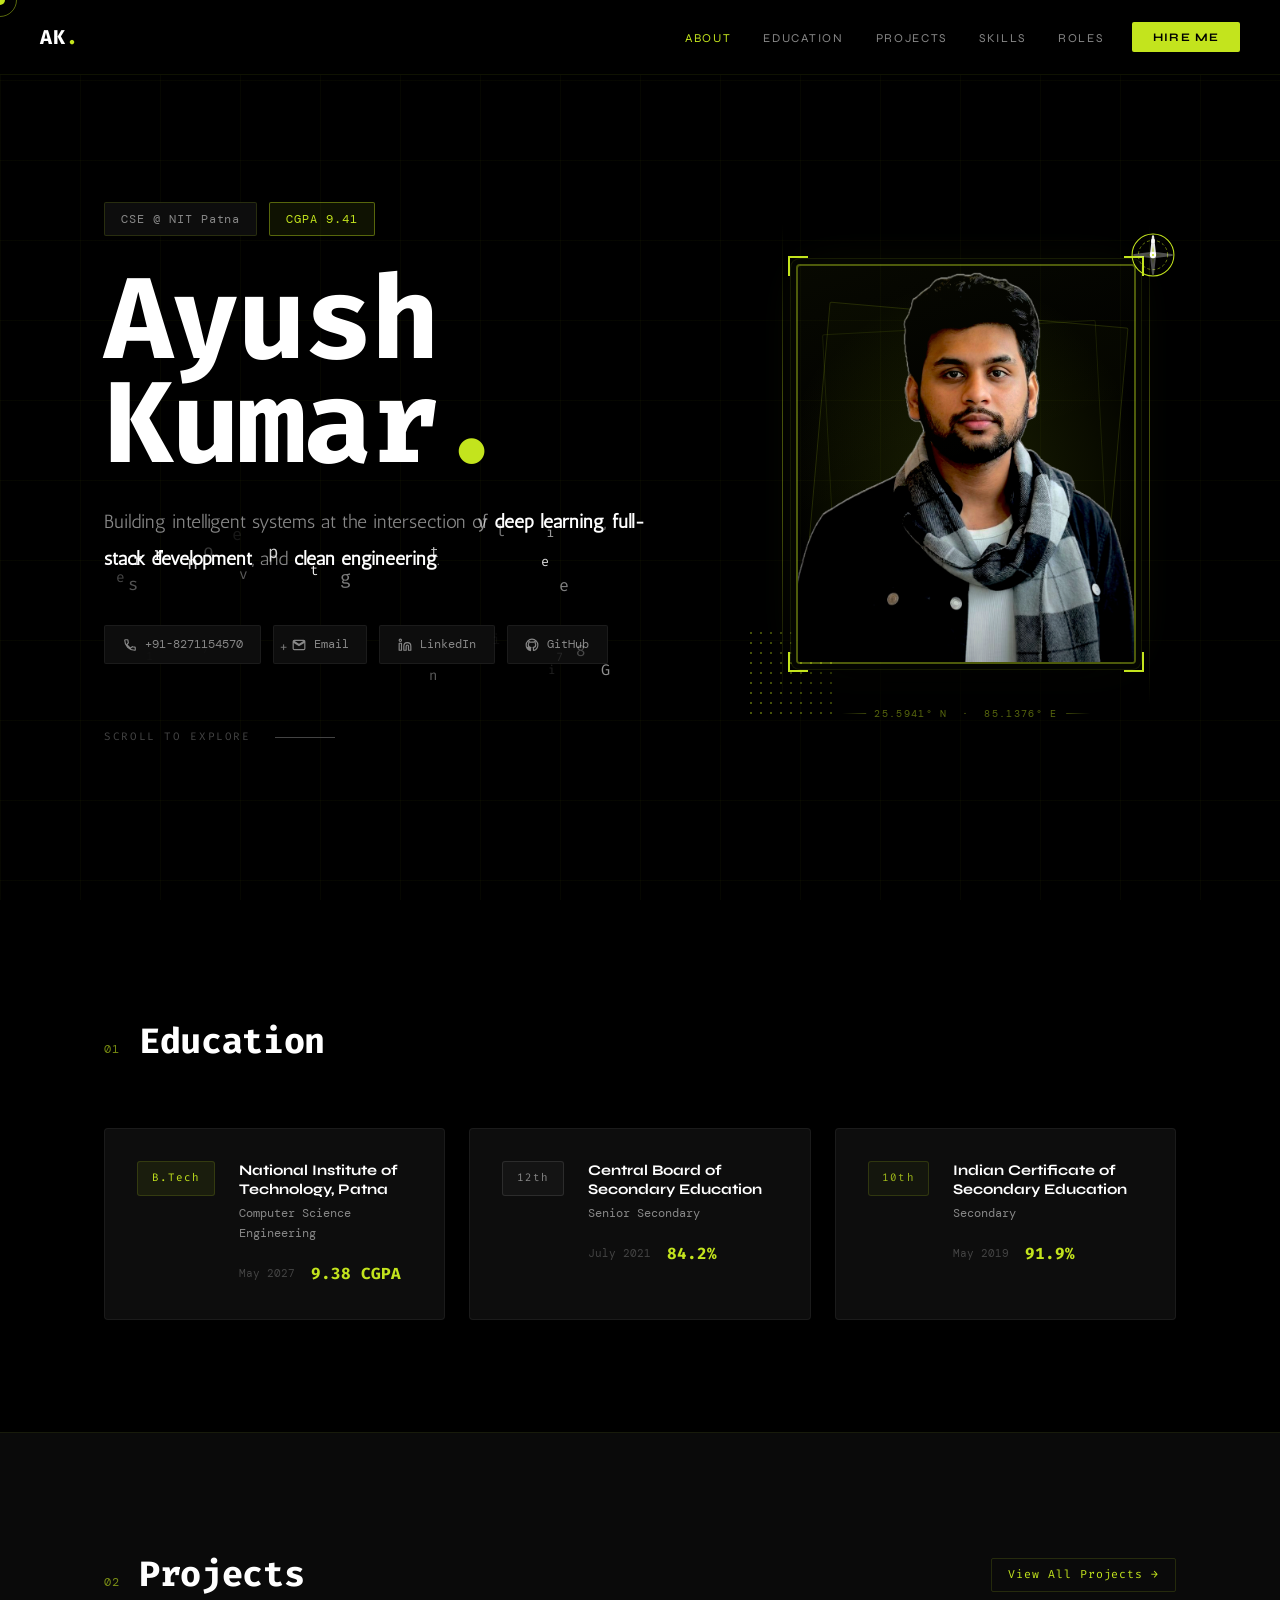
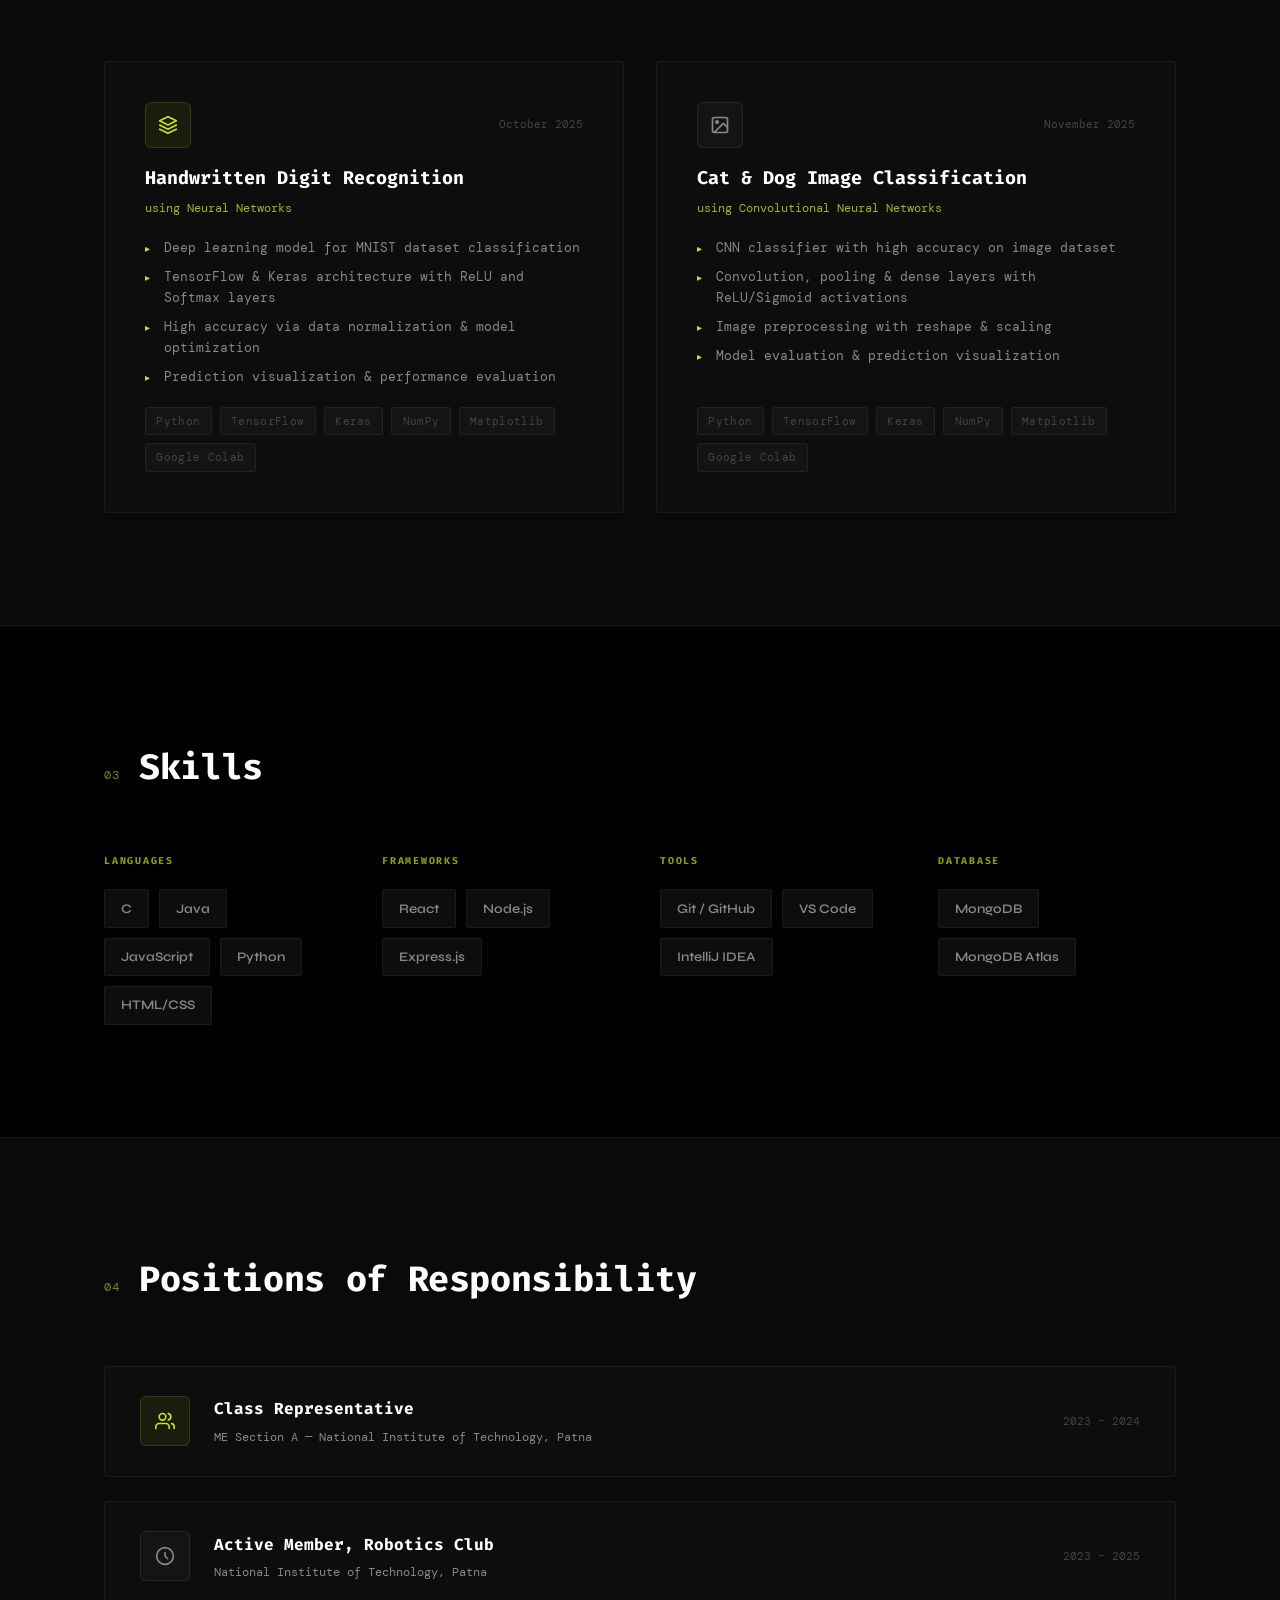
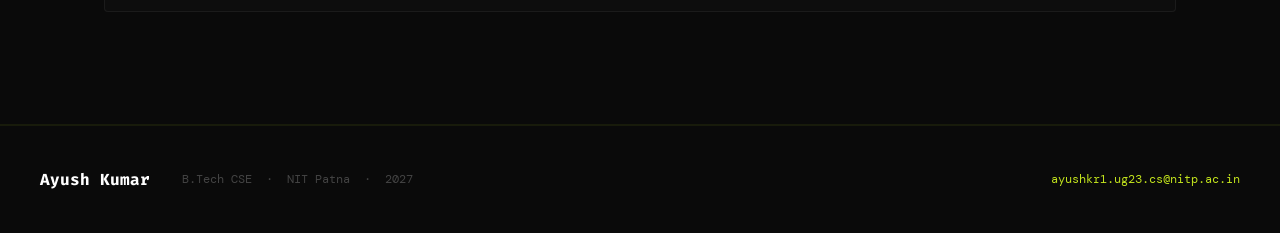
<file: index.html>
<!DOCTYPE html>
<html lang="en">
<head>
  <meta charset="UTF-8" />
  <meta name="viewport" content="width=device-width, initial-scale=1.0"/>
  <title>Ayush Kumar — Portfolio</title>
  <link rel="stylesheet" href="style.css" />
  <link rel="preconnect" href="https://fonts.googleapis.com" />
  <link rel="preconnect" href="https://fonts.gstatic.com" crossorigin />
  <link href="https://fonts.googleapis.com/css2?family=Fira+Code:wght@300;400;500;600;700&family=Syne:wght@400;600;700;800&family=Antic&family=DM+Mono:wght@300;400;500&display=swap" rel="stylesheet" />
</head>
<body>

  <div class="cursor" id="cursor"></div>
  <div class="cursor-trail" id="cursorTrail"></div>
  <div class="bg-grid"></div>

  <!-- Navigation -->
  <nav class="navbar" id="navbar">
    <div class="nav-logo">AK<span class="dot">.</span></div>
    <ul class="nav-links">
      <li><a href="#about"            class="nav-link">About</a></li>
      <li><a href="education.html"    class="nav-link">Education</a></li>
      <li><a href="projects.html"      class="nav-link">Projects</a></li>
      <li><a href="#skills"           class="nav-link">Skills</a></li>
      <li><a href="#responsibilities" class="nav-link">Roles</a></li>
    </ul>
    <button class="nav-cta" id="hireMeBtn" onclick="openCVModal()">Hire Me</button>
    <button class="hamburger" id="hamburger" aria-label="Toggle menu">
      <span></span><span></span><span></span>
    </button>
  </nav>

  <!-- Mobile Menu -->
  <div class="mobile-menu" id="mobileMenu">
    <ul>
      <li><a href="#about"            class="mob-link">About</a></li>
      <li><a href="education.html"    class="mob-link">Education</a></li>
      <li><a href="projects.html"      class="mob-link">Projects</a></li>
      <li><a href="#skills"           class="mob-link">Skills</a></li>
      <li><a href="#responsibilities" class="mob-link">Roles</a></li>
    </ul>
  </div>

  <main>

    <!-- Hero / About -->
    <section id="about" class="hero">

      <!-- LEFT: text content -->
      <div class="hero-content">
        <div class="hero-eyebrow reveal">
          <span class="badge">CSE @ NIT Patna</span>
          <span class="badge badge-alt">CGPA 9.41</span>
        </div>
        <h1 class="hero-name reveal">
          <span class="line">Ayush</span>
          <span class="line">Kumar<span class="accent">.</span></span>
        </h1>
        <p class="hero-tagline reveal">
          Building intelligent systems at the intersection of <em>deep learning</em>, <em>full-stack development</em>, and <em>clean engineering</em>.
        </p>
        <div class="hero-contact reveal">
          <a href="tel:+918271154570" class="contact-pill">
            <svg viewBox="0 0 24 24"><path d="M6.6 10.8c1.4 2.8 3.8 5.1 6.6 6.6l2.2-2.2c.3-.3.7-.4 1-.2 1.1.4 2.3.6 3.6.6.6 0 1 .4 1 1V20c0 .6-.4 1-1 1-9.4 0-17-7.6-17-17 0-.6.4-1 1-1h3.5c.6 0 1 .4 1 1 0 1.3.2 2.5.6 3.6.1.3 0 .7-.2 1L6.6 10.8z"/></svg>
            +91-8271154570
          </a>
          <a href="mailto:ayushkr1.ug23.cs@nitp.ac.in" class="contact-pill">
            <svg viewBox="0 0 24 24"><path d="M20 4H4c-1.1 0-2 .9-2 2v12c0 1.1.9 2 2 2h16c1.1 0 2-.9 2-2V6c0-1.1-.9-2-2-2zm0 4l-8 5-8-5V6l8 5 8-5v2z"/></svg>
            Email
          </a>
          <a href="https://linkedin.com/in/ayush-kumar-nitp" target="_blank" class="contact-pill">
            <svg viewBox="0 0 24 24"><path d="M16 8a6 6 0 016 6v7h-4v-7a2 2 0 00-2-2 2 2 0 00-2 2v7h-4v-7a6 6 0 016-6zM2 9h4v12H2z"/><circle cx="4" cy="4" r="2"/></svg>
            LinkedIn
          </a>
          <a href="https://github.com/AyushKumar9631" target="_blank" class="contact-pill">
            <svg viewBox="0 0 24 24"><path d="M12 2C6.48 2 2 6.48 2 12c0 4.42 2.87 8.17 6.84 9.49.5.09.66-.22.66-.48v-1.7C6.73 19.91 6.14 18 6.14 18c-.46-1.16-1.11-1.47-1.11-1.47-.91-.62.07-.61.07-.61 1 .07 1.53 1.03 1.53 1.03.89 1.52 2.34 1.08 2.91.83.09-.65.35-1.08.63-1.33-2.22-.25-4.56-1.11-4.56-4.94 0-1.09.39-1.98 1.03-2.68-.1-.25-.45-1.27.1-2.64 0 0 .84-.27 2.75 1.02A9.56 9.56 0 0112 6.8c.85.004 1.7.115 2.5.337 1.91-1.29 2.75-1.02 2.75-1.02.55 1.37.2 2.39.1 2.64.64.7 1.03 1.59 1.03 2.68 0 3.84-2.34 4.69-4.57 4.93.36.31.68.92.68 1.85v2.75c0 .27.16.58.67.48A10.01 10.01 0 0022 12C22 6.48 17.52 2 12 2z"/></svg>
            GitHub
          </a>
        </div>
        <div class="hero-scroll reveal">
          <span>Scroll to explore</span>
          <div class="scroll-line"></div>
        </div>
      </div>

      <!-- RIGHT: profile photo -->
      <div class="hero-visual reveal">
        <div class="profile-frame-outer"></div>
        <div class="profile-frame-inner"></div>
        <div class="profile-dots"></div>
        <div class="profile-glow"></div>
        <div class="profile-img-wrap">
          <div class="profile-img-clip">
            <img src="resources/profile.png" alt="Ayush Kumar" />
          </div>
          <div class="profile-breach-line left"></div>
          <div class="profile-breach-line right"></div>
          <div class="profile-corner tl"></div>
          <div class="profile-corner tr"></div>
          <div class="profile-corner bl"></div>
          <div class="profile-corner br"></div>
        </div>
        <!-- Compass SVG -->
        <svg class="profile-compass" viewBox="0 0 44 44" fill="none" xmlns="http://www.w3.org/2000/svg">
          <circle cx="22" cy="22" r="20" stroke="#C3E41D" stroke-width="1"/>
          <circle cx="22" cy="22" r="14" stroke="#C3E41D" stroke-width="0.5" stroke-dasharray="2 3"/>
          <polygon points="22,4 24,22 22,20 20,22" fill="#C3E41D" opacity="0.9"/>
          <polygon points="22,40 24,22 22,24 20,22" fill="#C3E41D" opacity="0.3"/>
          <polygon points="4,22 22,20 20,22 22,24"  fill="#C3E41D" opacity="0.3"/>
          <polygon points="40,22 22,20 24,22 22,24" fill="#C3E41D" opacity="0.3"/>
          <circle cx="22" cy="22" r="2" fill="#C3E41D"/>
          <text x="22" y="10" text-anchor="middle" fill="#C3E41D" font-size="4" font-family="monospace" opacity="0.8">N</text>
        </svg>
        <div class="profile-coords">25.5941° N &nbsp;·&nbsp; 85.1376° E</div>
      </div>

    </section>

    <!-- Education -->
    <section id="education" class="section">
      <div class="section-header reveal">
        <span class="section-num">01</span>
        <h2 class="section-title">Education</h2>
      </div>
      <div class="edu-grid">
        <div class="edu-card reveal" data-delay="0">
          <div class="edu-badge">B.Tech</div>
          <div class="edu-body">
            <h3>National Institute of Technology, Patna</h3>
            <p class="edu-degree">Computer Science Engineering</p>
            <div class="edu-meta">
              <span class="edu-year">May 2027</span>
              <span class="edu-score">9.41 CGPA</span>
            </div>
          </div>
        </div>
        <div class="edu-card reveal" data-delay="100">
          <div class="edu-badge edu-badge--secondary">12th</div>
          <div class="edu-body">
            <h3>Central Board of Secondary Education</h3>
            <p class="edu-degree">Senior Secondary</p>
            <div class="edu-meta">
              <span class="edu-year">July 2021</span>
              <span class="edu-score">84.5%</span>
            </div>
          </div>
        </div>
        <div class="edu-card reveal" data-delay="200">
          <div class="edu-badge edu-badge--tertiary">10th</div>
          <div class="edu-body">
            <h3>Indian Certificate of Secondary Education</h3>
            <p class="edu-degree">Secondary</p>
            <div class="edu-meta">
              <span class="edu-year">May 2019</span>
              <span class="edu-score">92.2%</span>
            </div>
          </div>
        </div>
      </div>
    </section>

    <!-- Projects -->
    <section id="projects" class="section section--dark">
      <div class="section-header reveal" style="justify-content:space-between;flex-wrap:wrap;gap:1rem;align-items:center;">
        <div style="display:flex;align-items:baseline;gap:1.2rem;">
          <span class="section-num">02</span>
          <h2 class="section-title">Projects</h2>
        </div>
        <a href="projects.html" style="font-family:'Fira Code',monospace;font-size:0.72rem;letter-spacing:0.08em;color:var(--accent);text-decoration:none;border:1px solid var(--border);padding:0.4rem 1rem;border-radius:2px;">View All Projects →</a>
      </div>
      <div class="projects-grid">

        <div class="project-card reveal" data-delay="0">
          <div class="project-top">
            <div class="project-icon">
              <svg viewBox="0 0 24 24"><path d="M12 2L2 7l10 5 10-5-10-5zM2 17l10 5 10-5M2 12l10 5 10-5"/></svg>
            </div>
            <span class="project-date">October 2025</span>
          </div>
          <h3 class="project-title">Handwritten Digit Recognition</h3>
          <p class="project-subtitle">using Neural Networks</p>
          <ul class="project-points">
            <li>Deep learning model for MNIST dataset classification</li>
            <li>TensorFlow &amp; Keras architecture with ReLU and Softmax layers</li>
            <li>High accuracy via data normalization &amp; model optimization</li>
            <li>Prediction visualization &amp; performance evaluation</li>
          </ul>
          <div class="project-tools">
            <span>Python</span><span>TensorFlow</span><span>Keras</span>
            <span>NumPy</span><span>Matplotlib</span><span>Google Colab</span>
          </div>
        </div>

        <div class="project-card reveal" data-delay="150">
          <div class="project-top">
            <div class="project-icon project-icon--alt">
              <svg viewBox="0 0 24 24"><rect x="3" y="3" width="18" height="18" rx="2"/><circle cx="8.5" cy="8.5" r="1.5"/><polyline points="21 15 16 10 5 21"/></svg>
            </div>
            <span class="project-date">November 2025</span>
          </div>
          <h3 class="project-title">Cat &amp; Dog Image Classification</h3>
          <p class="project-subtitle">using Convolutional Neural Networks</p>
          <ul class="project-points">
            <li>CNN classifier with high accuracy on image dataset</li>
            <li>Convolution, pooling &amp; dense layers with ReLU/Sigmoid activations</li>
            <li>Image preprocessing with reshape &amp; scaling</li>
            <li>Model evaluation &amp; prediction visualization</li>
          </ul>
          <div class="project-tools">
            <span>Python</span><span>TensorFlow</span><span>Keras</span>
            <span>NumPy</span><span>Matplotlib</span><span>Google Colab</span>
          </div>
        </div>

      </div>
    </section>

    <!-- Skills -->
    <section id="skills" class="section">
      <div class="section-header reveal">
        <span class="section-num">03</span>
        <h2 class="section-title">Skills</h2>
      </div>
      <div class="skills-layout">
        <div class="skill-group reveal" data-delay="0">
          <h3 class="skill-group-label">Languages</h3>
          <div class="skill-tags">
            <span class="skill-tag">C</span>
            <span class="skill-tag">Java</span>
            <span class="skill-tag">JavaScript</span>
            <span class="skill-tag">Python</span>
            <span class="skill-tag">HTML/CSS</span>
          </div>
        </div>
        <div class="skill-group reveal" data-delay="100">
          <h3 class="skill-group-label">Frameworks</h3>
          <div class="skill-tags">
            <span class="skill-tag skill-tag--alt">React</span>
            <span class="skill-tag skill-tag--alt">Node.js</span>
            <span class="skill-tag skill-tag--alt">Express.js</span>
          </div>
        </div>
        <div class="skill-group reveal" data-delay="200">
          <h3 class="skill-group-label">Tools</h3>
          <div class="skill-tags">
            <span class="skill-tag skill-tag--tertiary">Git / GitHub</span>
            <span class="skill-tag skill-tag--tertiary">VS Code</span>
            <span class="skill-tag skill-tag--tertiary">IntelliJ IDEA</span>
          </div>
        </div>
        <div class="skill-group reveal" data-delay="300">
          <h3 class="skill-group-label">Database</h3>
          <div class="skill-tags">
            <span class="skill-tag skill-tag--db">MongoDB</span>
            <span class="skill-tag skill-tag--db">MongoDB Atlas</span>
          </div>
        </div>
      </div>
    </section>

    <!-- Responsibilities -->
    <section id="responsibilities" class="section section--dark">
      <div class="section-header reveal">
        <span class="section-num">04</span>
        <h2 class="section-title">Positions of Responsibility</h2>
      </div>
      <div class="roles-list">
        <div class="role-item reveal" data-delay="0">
          <div class="role-icon">
            <svg viewBox="0 0 24 24"><path d="M17 21v-2a4 4 0 00-4-4H5a4 4 0 00-4 4v2"/><circle cx="9" cy="7" r="4"/><path d="M23 21v-2a4 4 0 00-3-3.87"/><path d="M16 3.13a4 4 0 010 7.75"/></svg>
          </div>
          <div class="role-body">
            <h3>Class Representative</h3>
            <p>ME Section A &mdash; National Institute of Technology, Patna</p>
          </div>
          <span class="role-date">2023 – 2024</span>
        </div>
        <div class="role-item reveal" data-delay="100">
          <div class="role-icon role-icon--alt">
            <svg viewBox="0 0 24 24"><circle cx="12" cy="12" r="10"/><path d="M12 8v4l3 3"/></svg>
          </div>
          <div class="role-body">
            <h3>Active Member, Robotics Club</h3>
            <p>National Institute of Technology, Patna</p>
          </div>
          <span class="role-date">2023 – 2025</span>
        </div>
      </div>
    </section>

  </main>

  <footer class="footer">
    <div class="footer-inner">
      <span class="footer-name">Ayush Kumar</span>
      <span class="footer-line">B.Tech CSE &nbsp;·&nbsp; NIT Patna &nbsp;·&nbsp; 2027</span>
      <a href="mailto:ayushkr1.ug23.cs@nitp.ac.in" class="footer-email">ayushkr1.ug23.cs@nitp.ac.in</a>
    </div>
  </footer>

  <script src="landing-animation.js"></script>
  <script src="script.js"></script>

  <!-- ══ CV MODAL ══ -->
  <div class="cv-modal-backdrop" id="cvModalBackdrop" onclick="closeCVModal()">
    <div class="cv-modal" id="cvModal" onclick="event.stopPropagation()">

      <!-- Header -->
      <div class="cv-modal-header">
        <div class="cv-modal-title-group">
          <span class="cv-modal-eyebrow">Curriculum Vitae</span>
          <h2 class="cv-modal-name">Ayush Kumar<span class="cv-accent">.</span></h2>
        </div>
        <button class="cv-modal-close" onclick="closeCVModal()" aria-label="Close">
          <svg viewBox="0 0 24 24" width="20" height="20"><line x1="18" y1="6" x2="6" y2="18"/><line x1="6" y1="6" x2="18" y2="18"/></svg>
        </button>
      </div>

      <!-- CV Embed Frame -->
      <div class="cv-embed-wrap">
        <iframe
          class="cv-iframe"
          src="https://drive.google.com/file/d/1SYr3YJWX9gvwSLnUx5I_oOy9hQNWt1gH/preview"
          allow="autoplay"
          title="Ayush Kumar — CV Preview"
        ></iframe>
        <div class="cv-embed-overlay-corner tl"></div>
        <div class="cv-embed-overlay-corner tr"></div>
        <div class="cv-embed-overlay-corner bl"></div>
        <div class="cv-embed-overlay-corner br"></div>
      </div>

      <!-- Action Buttons -->
      <div class="cv-modal-actions">
        <a
          href="https://drive.google.com/uc?export=download&id=1SYr3YJWX9gvwSLnUx5I_oOy9hQNWt1gH"
          target="_blank"
          rel="noopener"
          class="cv-btn cv-btn--primary"
          download
        >
          <svg viewBox="0 0 24 24" width="18" height="18"><path d="M21 15v4a2 2 0 01-2 2H5a2 2 0 01-2-2v-4"/><polyline points="7 10 12 15 17 10"/><line x1="12" y1="15" x2="12" y2="3"/></svg>
          Download CV
        </a>
        <a
          href="mailto:ayushkr1.ug23.cs@nitp.ac.in"
          class="cv-btn cv-btn--secondary"
        >
          <svg viewBox="0 0 24 24" width="18" height="18"><path d="M4 4h16c1.1 0 2 .9 2 2v12c0 1.1-.9 2-2 2H4c-1.1 0-2-.9-2-2V6c0-1.1.9-2 2-2z"/><polyline points="22,6 12,13 2,6"/></svg>
          Mail Me
        </a>
        <a
          href="tel:+918271154570"
          class="cv-btn cv-btn--ghost"
        >
          <svg viewBox="0 0 24 24" width="18" height="18"><path d="M22 16.92v3a2 2 0 01-2.18 2 19.79 19.79 0 01-8.63-3.07A19.5 19.5 0 013.07 9.8a19.79 19.79 0 01-3.07-8.64A2 2 0 012 0h3a2 2 0 012 1.72c.127.96.361 1.903.7 2.81a2 2 0 01-.45 2.11L6.09 7.91a16 16 0 006 6l1.27-1.27a2 2 0 012.11-.45c.907.339 1.85.573 2.81.7A2 2 0 0122 16.92z"/></svg>
          Call Me
        </a>
      </div>

    </div>
  </div>

  <style>
    /* ── CV MODAL STYLES ── */
    .cv-modal-backdrop {
      position: fixed; inset: 0; z-index: 1000;
      background: rgba(0,0,0,0.85);
      backdrop-filter: blur(12px);
      display: flex; align-items: center; justify-content: center;
      padding: 1.5rem;
      opacity: 0; pointer-events: none;
      transition: opacity 0.35s cubic-bezier(0.4,0,0.2,1);
    }
    .cv-modal-backdrop.open {
      opacity: 1; pointer-events: all;
    }

    .cv-modal {
      width: 100%; max-width: 820px;
      background: var(--bg-card);
      border: 1px solid var(--border);
      border-radius: 4px;
      overflow: hidden;
      display: flex; flex-direction: column;
      box-shadow:
        0 0 0 1px rgba(195,228,29,0.08),
        0 32px 80px rgba(0,0,0,0.7),
        0 0 60px rgba(195,228,29,0.04);
      transform: translateY(28px) scale(0.97);
      transition: transform 0.35s cubic-bezier(0.4,0,0.2,1);
      max-height: 90vh;
    }
    .cv-modal-backdrop.open .cv-modal {
      transform: translateY(0) scale(1);
    }

    /* Header */
    .cv-modal-header {
      display: flex; align-items: flex-start; justify-content: space-between;
      padding: 1.6rem 2rem 1.2rem;
      border-bottom: 1px solid var(--border-mid);
      background: linear-gradient(135deg, rgba(195,228,29,0.04) 0%, transparent 60%);
    }
    .cv-modal-eyebrow {
      font-family: 'Fira Code', monospace; font-size: 0.65rem;
      letter-spacing: 0.2em; text-transform: uppercase;
      color: var(--accent); display: block; margin-bottom: 0.3rem;
    }
    .cv-modal-name {
      font-family: 'Syne', sans-serif; font-size: 1.6rem;
      font-weight: 800; color: var(--text-primary); line-height: 1;
    }
    .cv-accent { color: var(--accent); }
    .cv-modal-close {
      background: none; border: 1px solid var(--border-dim);
      color: var(--text-secondary); border-radius: 2px;
      width: 36px; height: 36px;
      display: flex; align-items: center; justify-content: center;
      cursor: none; transition: border-color 0.2s, color 0.2s, background 0.2s;
      flex-shrink: 0;
    }
    .cv-modal-close:hover {
      border-color: var(--accent); color: var(--accent);
      background: var(--accent-dim);
    }
    .cv-modal-close svg { stroke: currentColor; fill: none; stroke-width: 2; stroke-linecap: round; }

    /* iFrame Embed */
    .cv-embed-wrap {
      position: relative; flex: 1;
      min-height: 460px; background: #050505;
    }
    .cv-iframe {
      width: 100%; height: 100%;
      border: none; display: block;
      min-height: 460px;
    }
    /* Neon corner accents on the iframe */
    .cv-embed-overlay-corner {
      position: absolute; width: 14px; height: 14px;
      border-color: var(--accent); border-style: solid;
      opacity: 0.6; pointer-events: none;
    }
    .cv-embed-overlay-corner.tl { top: 8px; left: 8px; border-width: 1.5px 0 0 1.5px; }
    .cv-embed-overlay-corner.tr { top: 8px; right: 8px; border-width: 1.5px 1.5px 0 0; }
    .cv-embed-overlay-corner.bl { bottom: 8px; left: 8px; border-width: 0 0 1.5px 1.5px; }
    .cv-embed-overlay-corner.br { bottom: 8px; right: 8px; border-width: 0 1.5px 1.5px 0; }

    /* Action Buttons */
    .cv-modal-actions {
      display: flex; gap: 0.75rem; padding: 1.25rem 2rem;
      border-top: 1px solid var(--border-mid);
      background: var(--bg-card);
      flex-wrap: wrap;
    }
    .cv-btn {
      display: inline-flex; align-items: center; gap: 0.5rem;
      font-family: 'Syne', sans-serif; font-size: 0.72rem;
      font-weight: 700; letter-spacing: 0.1em; text-transform: uppercase;
      padding: 0.6rem 1.35rem; border-radius: 2px;
      transition: opacity 0.2s, transform 0.2s, background 0.2s, color 0.2s;
      cursor: none; text-decoration: none; white-space: nowrap;
    }
    .cv-btn:hover { transform: translateY(-2px); }
    .cv-btn svg { fill: none; stroke: currentColor; stroke-width: 2; stroke-linecap: round; stroke-linejoin: round; flex-shrink: 0; }

    .cv-btn--primary {
      background: var(--accent); color: #000;
    }
    .cv-btn--primary:hover { opacity: 0.88; }

    .cv-btn--secondary {
      background: transparent; color: var(--accent);
      border: 1px solid var(--accent);
    }
    .cv-btn--secondary:hover { background: var(--accent-dim); }

    .cv-btn--ghost {
      background: transparent; color: var(--text-secondary);
      border: 1px solid var(--border-dim);
    }
    .cv-btn--ghost:hover { border-color: var(--border); color: var(--text-primary); }

    /* ── Responsive ── */
    @media (max-width: 600px) {
      .cv-modal { max-height: 95vh; }
      .cv-modal-header { padding: 1.2rem 1.25rem 1rem; }
      .cv-modal-name { font-size: 1.25rem; }
      .cv-embed-wrap, .cv-iframe { min-height: 340px; }
      .cv-modal-actions { padding: 1rem 1.25rem; gap: 0.6rem; }
      .cv-btn { padding: 0.55rem 1rem; font-size: 0.68rem; }
    }
  </style>

  <script>
    function openCVModal() {
      document.getElementById('cvModalBackdrop').classList.add('open');
      document.body.style.overflow = 'hidden';
    }
    function closeCVModal() {
      document.getElementById('cvModalBackdrop').classList.remove('open');
      document.body.style.overflow = '';
    }
    // Close on Escape key
    document.addEventListener('keydown', function(e) {
      if (e.key === 'Escape') closeCVModal();
    });
  </script>

</body>
</html>
</file>
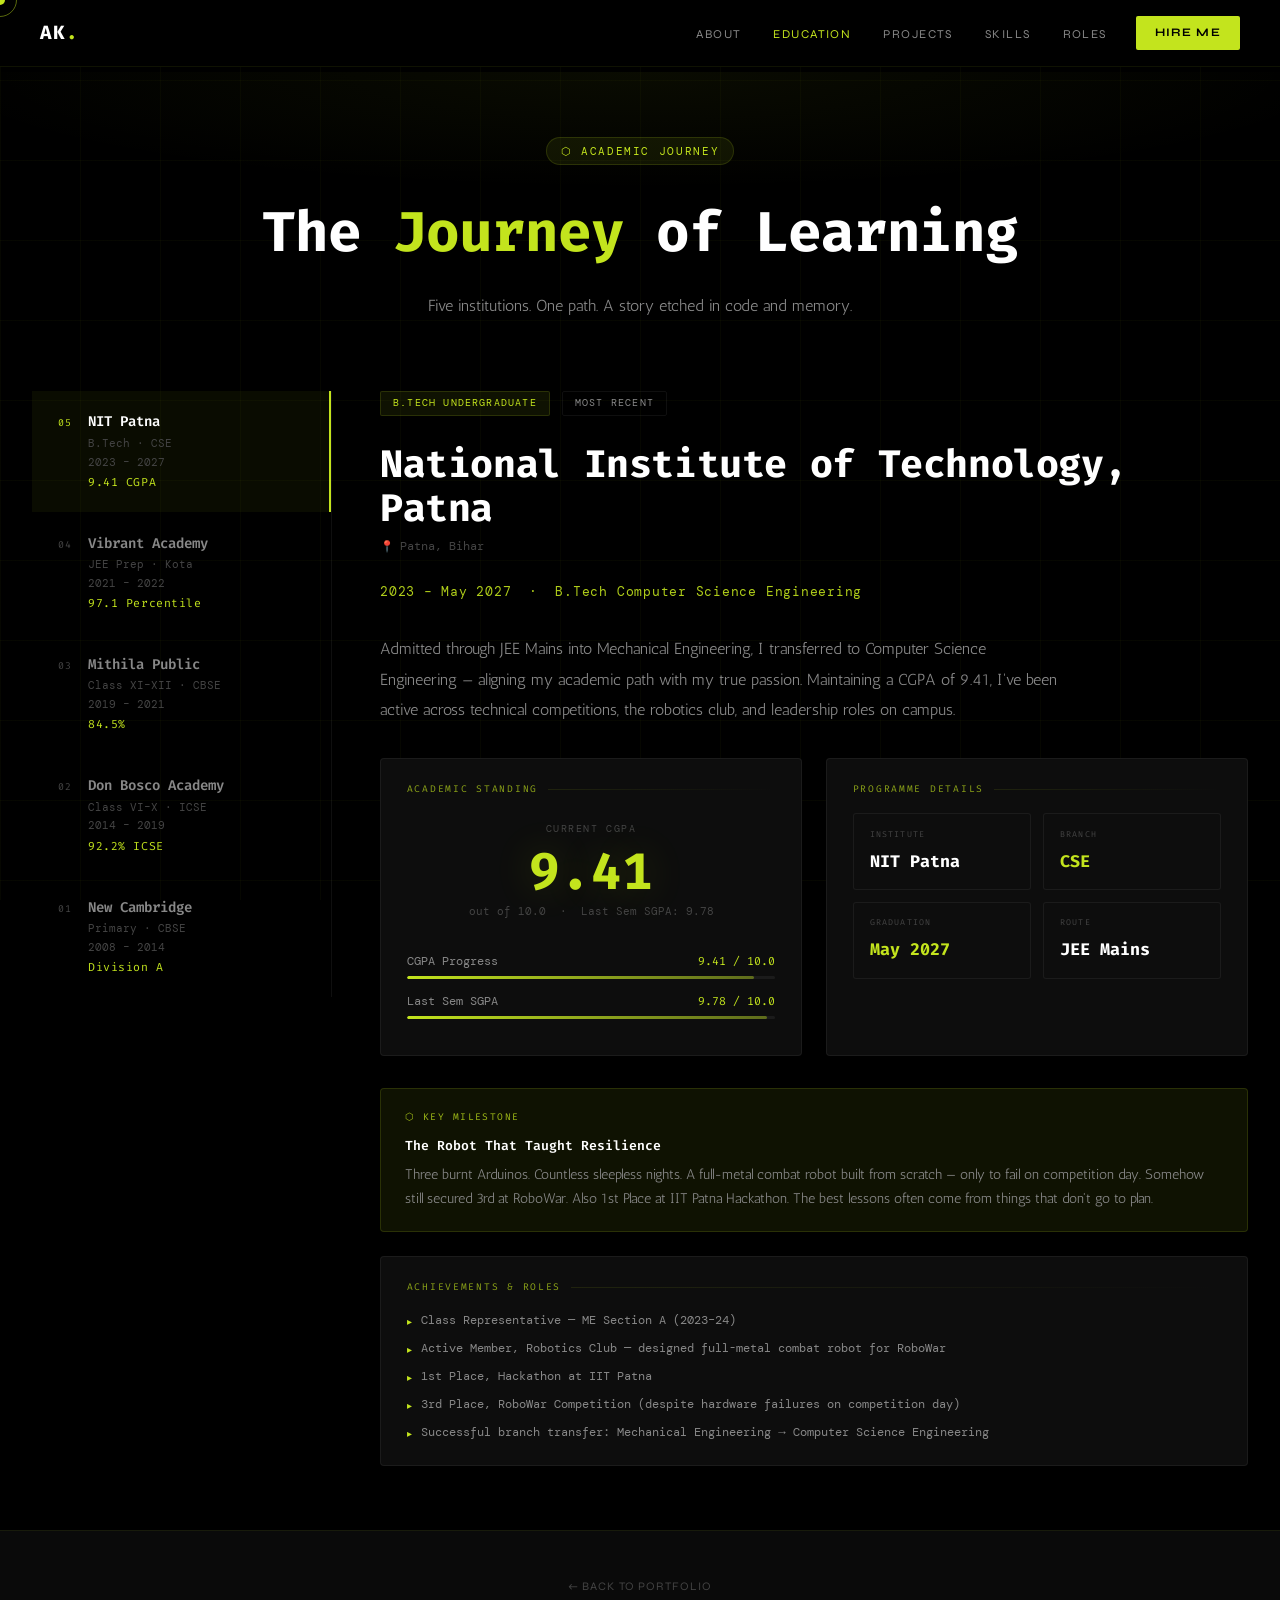
<file: education.html>
<!DOCTYPE html>
<html lang="en">
<head>
  <meta charset="UTF-8" />
  <meta name="viewport" content="width=device-width, initial-scale=1.0"/>
  <title>Education — Ayush Kumar</title>
  <link rel="stylesheet" href="style.css" />
  <link rel="preconnect" href="https://fonts.googleapis.com" />
  <link rel="preconnect" href="https://fonts.gstatic.com" crossorigin />
  <link href="https://fonts.googleapis.com/css2?family=Fira+Code:wght@300;400;500;600;700&family=Syne:wght@400;600;700;800&family=Antic&family=DM+Mono:wght@300;400;500&display=swap" rel="stylesheet" />
  <style>
    body { background: var(--bg); color: var(--text-primary); font-family: 'DM Mono', monospace; }

    /* ── NAV ── */
    .page-nav {
      position: fixed; top: 0; left: 0; right: 0; z-index: 100;
      display: flex; align-items: center; justify-content: space-between;
      padding: 1rem 2.5rem;
      background: rgba(0,0,0,0.92); backdrop-filter: blur(18px);
      border-bottom: 1px solid var(--border-mid);
    }
    .page-nav .nav-logo { font-family: 'Fira Code', monospace; font-weight: 700; font-size: 1.2rem; color: var(--text-primary); text-decoration: none; letter-spacing: 0.05em; }
    .page-nav .nav-logo .dot { color: var(--accent); }
    .page-nav .nav-links { display: flex; gap: 2rem; list-style: none; margin-right: 1.8rem; }
    .page-nav .nav-links a { font-family: 'Syne', sans-serif; font-size: 0.75rem; letter-spacing: 0.12em; text-transform: uppercase; color: var(--text-secondary); text-decoration: none; transition: color 0.2s; }
    .page-nav .nav-links a:hover, .page-nav .nav-links a.active { color: var(--accent); }
    .page-nav .nav-cta { font-family: 'Syne', sans-serif; font-size: 0.72rem; letter-spacing: 0.1em; text-transform: uppercase; color: #000; background: var(--accent); padding: 0.45rem 1.2rem; text-decoration: none; font-weight: 700; transition: opacity 0.2s; border-radius: 2px; }
    .page-nav .nav-cta:hover { opacity: 0.85; }
    /* ── HAMBURGER ── */
    .page-nav .nav-right { display: flex; align-items: center; gap: 1.1rem; }
    .page-nav .hamburger {
      display: none; flex-direction: column; gap: 5px;
      background: none; border: none; cursor: pointer; padding: 4px;
    }
    .page-nav .hamburger span {
      display: block; width: 22px; height: 2px;
      background: var(--text-primary); border-radius: 1px; transition: all 0.3s ease;
    }
    /* ── PAGE MOBILE MENU ── */
    .page-mobile-menu {
      position: fixed; top: 60px; left: 0; right: 0; z-index: 99;
      background: rgba(0,0,0,0.97); backdrop-filter: blur(18px);
      border-bottom: 1px solid var(--border-mid);
      padding: 1.8rem 1.5rem;
      opacity: 0; pointer-events: none; transition: opacity 0.2s ease;
    }
    .page-mobile-menu.open { opacity: 1; pointer-events: all; }
    .page-mobile-menu ul { display: flex; flex-direction: column; gap: 1.5rem; text-align: center; list-style: none; padding: 0; }
    .page-mobile-menu ul a {
      font-family: 'Syne', sans-serif; font-size: 0.85rem; letter-spacing: 0.12em;
      text-transform: uppercase; color: var(--text-secondary); text-decoration: none; transition: color 0.2s;
    }
    .page-mobile-menu ul a:hover, .page-mobile-menu ul a.active { color: var(--accent); }
    @media(max-width:768px){
      body { cursor: auto; }
      .cursor, .cursor-trail { display: none; }
      .page-nav .nav-links { display: none; }
      .page-nav .hamburger { display: flex; }
    }

    /* ── PAGE WRAPPER ── */
    .page-wrapper {
      min-height: 100vh;
      padding-top: 72px;
      display: flex;
      flex-direction: column;
    }

    /* ── PAGE HEADER ── */
    .pg-header {
      padding: 4rem 4rem 2rem;
      position: relative;
      text-align: center;
    }
    .pg-header::before {
      content: '';
      position: absolute; inset: 0;
      background: radial-gradient(ellipse 80% 60% at 50% 0%, rgba(195,228,29,0.05) 0%, transparent 70%);
      pointer-events: none;
    }
    .pg-badge {
      display: inline-flex; align-items: center; gap: 0.5rem;
      font-family: 'DM Mono', monospace; font-size: 0.68rem; letter-spacing: 0.15em;
      text-transform: uppercase; color: var(--accent);
      border: 1px solid var(--border); padding: 4px 14px; border-radius: 20px;
      margin-bottom: 1.2rem;
      background: var(--accent-glow);
    }
    .pg-title {
      font-family: 'Fira Code', monospace; font-size: clamp(2rem, 5vw, 3.5rem);
      font-weight: 700; letter-spacing: -0.02em; color: var(--text-primary);
      margin-bottom: 0.75rem;
    }
    .pg-title span { color: var(--accent); }
    .pg-sub {
      font-family: 'Antic', sans-serif; font-size: 1rem;
      color: var(--text-secondary); max-width: 520px; margin: 0 auto;
    }

    /* ── TAB LAYOUT ── */
    .tab-layout {
      flex: 1;
      display: grid;
      grid-template-columns: 300px 1fr;
      gap: 0;
      max-width: 1280px;
      margin: 2.5rem auto 4rem;
      padding: 0 2rem;
      width: 100%;
      align-items: start;
    }

    /* ── TAB SIDEBAR ── */
    .tab-sidebar {
      position: sticky;
      top: 88px;
      display: flex;
      flex-direction: column;
      gap: 0;
      border-right: 1px solid var(--border-dim);
      padding-right: 0;
    }

    .tab-btn {
      position: relative;
      display: flex;
      align-items: flex-start;
      gap: 1rem;
      padding: 1.4rem 1.6rem 1.4rem 1.6rem;
      background: none;
      border: none;
      border-right: 2px solid transparent;
      cursor: pointer;
      text-align: left;
      transition: background 0.25s, border-color 0.25s;
      width: 100%;
      outline: none;
    }
    .tab-btn:hover { background: rgba(195,228,29,0.03); }
    .tab-btn.active {
      background: rgba(195,228,29,0.05);
      border-right-color: var(--accent);
    }
    .tab-btn-num {
      font-family: 'Fira Code', monospace; font-size: 0.62rem; letter-spacing: 0.12em;
      color: var(--text-muted); padding-top: 3px; flex-shrink: 0;
      transition: color 0.25s;
    }
    .tab-btn.active .tab-btn-num { color: var(--accent); }
    .tab-btn-body { flex: 1; min-width: 0; }
    .tab-btn-label {
      font-family: 'Fira Code', monospace; font-size: 0.88rem; font-weight: 600;
      color: var(--text-secondary); line-height: 1.3; margin-bottom: 0.25rem;
      transition: color 0.25s;
    }
    .tab-btn.active .tab-btn-label { color: var(--text-primary); }
    .tab-btn-meta {
      font-family: 'DM Mono', monospace; font-size: 0.68rem;
      color: var(--text-muted);
    }
    .tab-btn-year {
      font-family: 'DM Mono', monospace; font-size: 0.68rem;
      color: var(--text-muted); margin-top: 0.3rem;
    }
    .tab-btn-score {
      display: inline-block; margin-top: 0.4rem;
      font-family: 'Fira Code', monospace; font-size: 0.72rem;
      color: var(--accent); letter-spacing: 0.05em;
    }

    /* Progress line on sidebar */
    .sidebar-track {
      position: absolute;
      left: 0; top: 0; bottom: 0;
      width: 2px;
      background: var(--border-dim);
    }

    /* ── CONTENT PANEL ── */
    .tab-content-wrap {
      padding-left: 3rem;
      position: relative;
      min-height: 500px;
    }

    .tab-panel {
      display: none;
      animation: panelIn 0.4s cubic-bezier(0.16,1,0.3,1) both;
    }
    .tab-panel.active { display: block; }

    @keyframes panelIn {
      from { opacity: 0; transform: translateY(18px); }
      to   { opacity: 1; transform: translateY(0); }
    }

    /* Panel header */
    .panel-eyebrow {
      display: flex; align-items: center; gap: 0.75rem;
      margin-bottom: 1.6rem; flex-wrap: wrap;
    }
    .panel-badge {
      font-family: 'DM Mono', monospace; font-size: 0.62rem; letter-spacing: 0.12em;
      text-transform: uppercase; color: var(--accent); background: var(--accent-glow);
      border: 1px solid var(--border); padding: 3px 12px; border-radius: 2px;
    }
    .panel-badge.muted { color: var(--text-secondary); background: transparent; border-color: var(--border-dim); }
    .panel-title {
      font-family: 'Fira Code', monospace; font-size: clamp(1.6rem, 3vw, 2.4rem);
      font-weight: 700; color: var(--text-primary); letter-spacing: -0.01em;
      margin-bottom: 0.4rem; line-height: 1.15;
    }
    .panel-location {
      font-family: 'DM Mono', monospace; font-size: 0.75rem;
      color: var(--text-muted); margin-bottom: 1.5rem;
      display: flex; align-items: center; gap: 0.4rem;
    }
    .panel-location::before { content: '📍'; font-size: 0.7rem; }
    .panel-years {
      font-family: 'DM Mono', monospace; font-size: 0.8rem;
      color: var(--accent); margin-bottom: 2rem; letter-spacing: 0.06em; opacity: 0.9;
    }
    .panel-desc {
      font-family: 'Antic', sans-serif; font-size: 1rem;
      color: var(--text-secondary); line-height: 1.9; margin-bottom: 2rem;
      max-width: 680px;
    }

    /* Two-col content area */
    .panel-grid {
      display: grid;
      grid-template-columns: 1fr 1fr;
      gap: 1.5rem;
      margin-bottom: 2rem;
    }
    .panel-block {
      background: var(--bg-card);
      border: 1px solid var(--border-dim);
      border-radius: 4px;
      padding: 1.4rem 1.6rem;
      transition: border-color 0.25s;
    }
    .panel-block:hover { border-color: var(--border); }
    .panel-block-title {
      font-family: 'Fira Code', monospace; font-size: 0.6rem; letter-spacing: 0.18em;
      text-transform: uppercase; color: var(--accent); opacity: 0.7;
      margin-bottom: 1rem;
      display: flex; align-items: center; gap: 0.6rem;
    }
    .panel-block-title::after { content: ''; flex: 1; height: 1px; background: linear-gradient(90deg, var(--border), transparent); }

    /* Achievement list */
    .achievement-list { list-style: none; display: flex; flex-direction: column; gap: 0.5rem; }
    .achievement-list li {
      display: flex; align-items: flex-start; gap: 0.6rem;
      font-family: 'DM Mono', monospace; font-size: 0.78rem;
      color: var(--text-secondary); line-height: 1.6;
    }
    .achievement-list li::before { content: '▸'; color: var(--accent); font-size: 0.65rem; margin-top: 3px; flex-shrink: 0; }

    /* Score stat */
    .score-display { text-align: center; padding: 0.5rem 0 1rem; }
    .score-big { font-family: 'Fira Code', monospace; font-size: 3.2rem; font-weight: 700; color: var(--accent); line-height: 1; text-shadow: 0 0 40px rgba(195,228,29,0.2); }
    .score-lbl { font-family: 'DM Mono', monospace; font-size: 0.6rem; letter-spacing: 0.16em; color: var(--text-muted); margin-bottom: 0.5rem; text-transform: uppercase; }
    .score-sub { font-family: 'DM Mono', monospace; font-size: 0.68rem; color: var(--text-muted); margin-top: 0.3rem; }

    /* Bar row */
    .bar-row { margin-bottom: 0.85rem; }
    .bar-label { display: flex; justify-content: space-between; font-family: 'DM Mono', monospace; font-size: 0.72rem; color: var(--text-secondary); margin-bottom: 4px; }
    .bar-label span:last-child { color: var(--accent); font-family: 'Fira Code', monospace; }
    .bar-track { height: 3px; background: rgba(255,255,255,0.06); border-radius: 2px; overflow: hidden; }
    .bar-fill { height: 100%; background: linear-gradient(90deg, var(--accent), rgba(195,228,29,0.4)); border-radius: 2px; width: 0; transition: width 1.1s cubic-bezier(0.4,0,0.2,1); }

    /* Metric grid */
    .metric-grid { display: grid; grid-template-columns: 1fr 1fr; gap: 0.75rem; }
    .metric-box { background: var(--bg-card); border: 1px solid var(--border-dim); padding: 0.85rem 1rem; border-radius: 3px; transition: border-color 0.2s; }
    .metric-box:hover { border-color: var(--border); }
    .metric-lbl { font-family: 'Fira Code', monospace; font-size: 0.52rem; letter-spacing: 0.14em; color: var(--text-muted); text-transform: uppercase; margin-bottom: 0.3rem; }
    .metric-val { font-family: 'Fira Code', monospace; font-size: 1.05rem; font-weight: 700; color: var(--text-primary); }
    .metric-val.hi { color: var(--accent); }

    /* Milestone quote */
    .milestone-box {
      background: var(--accent-glow); border: 1px solid var(--border);
      border-radius: 4px; padding: 1.3rem 1.5rem; margin-bottom: 1.5rem;
    }
    .milestone-label { font-family: 'Fira Code', monospace; font-size: 0.6rem; letter-spacing: 0.15em; text-transform: uppercase; color: var(--accent); margin-bottom: 0.6rem; opacity: 0.8; }
    .milestone-name { font-family: 'Fira Code', monospace; font-size: 0.82rem; font-weight: 600; color: var(--text-primary); margin-bottom: 0.35rem; }
    .milestone-note { font-family: 'Antic', sans-serif; font-size: 0.88rem; color: var(--text-secondary); line-height: 1.65; }

    /* Subject table */
    .subj-table { width: 100%; border-collapse: collapse; }
    .subj-table th { font-family: 'Fira Code', monospace; font-size: 0.56rem; letter-spacing: 0.1em; color: var(--text-muted); text-transform: uppercase; text-align: left; padding: 0.4rem 0.6rem; border-bottom: 1px solid var(--border-dim); }
    .subj-table td { font-family: 'DM Mono', monospace; font-size: 0.78rem; color: var(--text-secondary); padding: 0.38rem 0.6rem; border-bottom: 1px solid rgba(255,255,255,0.03); }
    .subj-table tr:hover td { color: var(--text-primary); background: rgba(195,228,29,0.03); }
    .subj-score { font-family: 'Fira Code', monospace !important; color: var(--accent) !important; text-align: right !important; }
    .subj-total td { color: var(--text-primary) !important; font-family: 'Fira Code', monospace !important; border-top: 1px solid var(--border) !important; }

    /* Footer */
    .page-footer { background: var(--bg-mid); border-top: 1px solid var(--border-mid); padding: 2.5rem; text-align: center; }
    .page-footer a { font-family: 'Syne', sans-serif; font-size: 0.72rem; letter-spacing: 0.1em; text-transform: uppercase; color: var(--text-muted); text-decoration: none; transition: color 0.2s; }
    .page-footer a:hover { color: var(--accent); }

    /* ── RESPONSIVE ── */
    @media (max-width: 900px) {
      .tab-layout { grid-template-columns: 1fr; padding: 0 1.2rem; }
      .tab-sidebar { position: static; border-right: none; border-bottom: 1px solid var(--border-dim); flex-direction: row; overflow-x: auto; gap: 0; padding-bottom: 0; margin-bottom: 2rem; }
      .tab-btn { flex-direction: column; gap: 0.3rem; padding: 0.9rem 1.1rem; border-right: none; border-bottom: 2px solid transparent; min-width: 130px; }
      .tab-btn.active { border-bottom-color: var(--accent); border-right-color: transparent; }
      .tab-content-wrap { padding-left: 0; }
      .panel-grid { grid-template-columns: 1fr; }
      .pg-header { padding: 3rem 1.5rem 1.5rem; }
    }
  </style>
</head>
<body>

<div class="cursor" id="cursor"></div>
<div class="cursor-trail" id="cursorTrail"></div>
<div class="bg-grid"></div>

<!-- NAV -->
<nav class="page-nav">
  <a href="index.html" class="nav-logo">AK<span class="dot">.</span></a>
  <ul class="nav-links">
    <li><a href="index.html#about">About</a></li>
    <li><a href="education.html" class="active">Education</a></li>
    <li><a href="projects.html">Projects</a></li>
    <li><a href="index.html#skills">Skills</a></li>
    <li><a href="index.html#responsibilities">Roles</a></li>
  </ul>
  <div class="nav-right">
    <a href="mailto:ayushkr1.ug23.cs@nitp.ac.in" class="nav-cta">Hire Me</a>
    <button class="hamburger" id="hamburger" aria-label="Toggle menu">
      <span></span><span></span><span></span>
    </button>
  </div>
</nav>

<div class="page-mobile-menu" id="pageMobileMenu">
  <ul>
    <li><a href="index.html#about">About</a></li>
    <li><a href="education.html" class="active">Education</a></li>
    <li><a href="projects.html">Projects</a></li>
    <li><a href="index.html#skills">Skills</a></li>
    <li><a href="index.html#responsibilities">Roles</a></li>
  </ul>
</div>

<div class="page-wrapper">

  <!-- HEADER -->
  <div class="pg-header">
    <div class="pg-badge">⬡ Academic Journey</div>
    <h1 class="pg-title">The <span>Journey</span> of Learning</h1>
    <p class="pg-sub">Five institutions. One path. A story etched in code and memory.</p>
  </div>

  <!-- TAB LAYOUT -->
  <div class="tab-layout">

    <!-- SIDEBAR -->
    <div class="tab-sidebar" role="tablist" aria-label="Education stages">

      <button class="tab-btn active" data-tab="nitp" role="tab" aria-selected="true">
        <span class="tab-btn-num">05</span>
        <div class="tab-btn-body">
          <div class="tab-btn-label">NIT Patna</div>
          <div class="tab-btn-meta">B.Tech · CSE</div>
          <div class="tab-btn-year">2023 – 2027</div>
          <span class="tab-btn-score">9.41 CGPA</span>
        </div>
      </button>

      <button class="tab-btn" data-tab="vibrant" role="tab" aria-selected="false">
        <span class="tab-btn-num">04</span>
        <div class="tab-btn-body">
          <div class="tab-btn-label">Vibrant Academy</div>
          <div class="tab-btn-meta">JEE Prep · Kota</div>
          <div class="tab-btn-year">2021 – 2022</div>
          <span class="tab-btn-score">97.1 Percentile</span>
        </div>
      </button>

      <button class="tab-btn" data-tab="mithila" role="tab" aria-selected="false">
        <span class="tab-btn-num">03</span>
        <div class="tab-btn-body">
          <div class="tab-btn-label">Mithila Public</div>
          <div class="tab-btn-meta">Class XI–XII · CBSE</div>
          <div class="tab-btn-year">2019 – 2021</div>
          <span class="tab-btn-score">84.5%</span>
        </div>
      </button>

      <button class="tab-btn" data-tab="donbosco" role="tab" aria-selected="false">
        <span class="tab-btn-num">02</span>
        <div class="tab-btn-body">
          <div class="tab-btn-label">Don Bosco Academy</div>
          <div class="tab-btn-meta">Class VI–X · ICSE</div>
          <div class="tab-btn-year">2014 – 2019</div>
          <span class="tab-btn-score">92.2% ICSE</span>
        </div>
      </button>

      <button class="tab-btn" data-tab="cambridge" role="tab" aria-selected="false">
        <span class="tab-btn-num">01</span>
        <div class="tab-btn-body">
          <div class="tab-btn-label">New Cambridge</div>
          <div class="tab-btn-meta">Primary · CBSE</div>
          <div class="tab-btn-year">2008 – 2014</div>
          <span class="tab-btn-score">Division A</span>
        </div>
      </button>

    </div><!-- /sidebar -->

    <!-- CONTENT -->
    <div class="tab-content-wrap">

      <!-- ── NIT PATNA ── -->
      <div class="tab-panel active" id="panel-nitp" role="tabpanel">
        <div class="panel-eyebrow">
          <span class="panel-badge">B.Tech Undergraduate</span>
          <span class="panel-badge muted">Most Recent</span>
        </div>
        <h2 class="panel-title">National Institute of Technology, Patna</h2>
        <div class="panel-location">Patna, Bihar</div>
        <div class="panel-years">2023 – May 2027 &nbsp;·&nbsp; B.Tech Computer Science Engineering</div>
        <p class="panel-desc">Admitted through JEE Mains into Mechanical Engineering, I transferred to Computer Science Engineering — aligning my academic path with my true passion. Maintaining a CGPA of 9.41, I've been active across technical competitions, the robotics club, and leadership roles on campus.</p>

        <div class="panel-grid">
          <div class="panel-block">
            <div class="panel-block-title">Academic Standing</div>
            <div class="score-display">
              <div class="score-lbl">Current CGPA</div>
              <div class="score-big" data-count="9.41" data-decimals="2">9.41</div>
              <div class="score-sub">out of 10.0 &nbsp;·&nbsp; Last Sem SGPA: 9.78</div>
            </div>
            <div class="bar-row" style="margin-top:1rem">
              <div class="bar-label"><span>CGPA Progress</span><span>9.41 / 10.0</span></div>
              <div class="bar-track"><div class="bar-fill" data-width="94.1"></div></div>
            </div>
            <div class="bar-row">
              <div class="bar-label"><span>Last Sem SGPA</span><span>9.78 / 10.0</span></div>
              <div class="bar-track"><div class="bar-fill" data-width="97.8"></div></div>
            </div>
          </div>

          <div class="panel-block">
            <div class="panel-block-title">Programme Details</div>
            <div class="metric-grid">
              <div class="metric-box"><div class="metric-lbl">Institute</div><div class="metric-val">NIT Patna</div></div>
              <div class="metric-box"><div class="metric-lbl">Branch</div><div class="metric-val hi">CSE</div></div>
              <div class="metric-box"><div class="metric-lbl">Graduation</div><div class="metric-val hi">May 2027</div></div>
              <div class="metric-box"><div class="metric-lbl">Route</div><div class="metric-val">JEE Mains</div></div>
            </div>
          </div>
        </div>

        <div class="milestone-box">
          <div class="milestone-label">⬡ Key Milestone</div>
          <div class="milestone-name">The Robot That Taught Resilience</div>
          <div class="milestone-note">Three burnt Arduinos. Countless sleepless nights. A full-metal combat robot built from scratch — only to fail on competition day. Somehow still secured 3rd at RoboWar. Also 1st Place at IIT Patna Hackathon. The best lessons often come from things that don't go to plan.</div>
        </div>

        <div class="panel-block">
          <div class="panel-block-title">Achievements & Roles</div>
          <ul class="achievement-list">
            <li>Class Representative — ME Section A (2023–24)</li>
            <li>Active Member, Robotics Club — designed full-metal combat robot for RoboWar</li>
            <li>1st Place, Hackathon at IIT Patna</li>
            <li>3rd Place, RoboWar Competition (despite hardware failures on competition day)</li>
            <li>Successful branch transfer: Mechanical Engineering → Computer Science Engineering</li>
          </ul>
        </div>
      </div>

      <!-- ── VIBRANT ACADEMY ── -->
      <div class="tab-panel" id="panel-vibrant" role="tabpanel">
        <div class="panel-eyebrow">
          <span class="panel-badge">JEE Preparation</span>
          <span class="panel-badge muted">Drop Year</span>
        </div>
        <h2 class="panel-title">Vibrant Academy</h2>
        <div class="panel-location">Kota, Rajasthan</div>
        <div class="panel-years">2021 – 2022 &nbsp;·&nbsp; Intensive JEE Coaching</div>
        <p class="panel-desc">Moved to Kota for a dedicated drop year of JEE preparation at one of India's most competitive coaching environments. The year tested every dimension of discipline, focus, and resilience. Learned the difference between studying hard and studying smart under the pressure of daily tests and cutthroat competition.</p>

        <div class="panel-grid">
          <div class="panel-block">
            <div class="panel-block-title">JEE Performance</div>
            <div class="score-display">
              <div class="score-lbl">JEE Mains Percentile</div>
              <div class="score-big" style="font-size:2.8rem" data-count="97.1" data-decimals="1">97.1</div>
              <div class="score-sub">All India · 2022</div>
            </div>
            <div class="bar-row" style="margin-top:1rem">
              <div class="bar-label"><span>Percentile</span><span>97.1</span></div>
              <div class="bar-track"><div class="bar-fill" data-width="97.1"></div></div>
            </div>
          </div>

          <div class="panel-block">
            <div class="panel-block-title">Programme Details</div>
            <div class="metric-grid">
              <div class="metric-box"><div class="metric-lbl">Location</div><div class="metric-val">Kota, Raj.</div></div>
              <div class="metric-box"><div class="metric-lbl">Duration</div><div class="metric-val">1 Year</div></div>
              <div class="metric-box"><div class="metric-lbl">Percentile</div><div class="metric-val hi">97.1</div></div>
              <div class="metric-box"><div class="metric-lbl">Outcome</div><div class="metric-val hi">NIT Patna</div></div>
            </div>
          </div>
        </div>

        <div class="milestone-box">
          <div class="milestone-label">⬡ The Marathon Moment</div>
          <div class="milestone-name">Watching a 52-year-old professor finish 20km first</div>
          <div class="milestone-note">"I hadn't reached 5km. That moment reframed everything I thought I knew about effort and limits. Grit is not talent. It is a decision, made daily."</div>
        </div>
      </div>

      <!-- ── MITHILA PUBLIC ── -->
      <div class="tab-panel" id="panel-mithila" role="tabpanel">
        <div class="panel-eyebrow">
          <span class="panel-badge">Senior Secondary</span>
          <span class="panel-badge muted">CBSE</span>
        </div>
        <h2 class="panel-title">Mithila Public School</h2>
        <div class="panel-location">Araria, Bihar</div>
        <div class="panel-years">2019 – 2021 &nbsp;·&nbsp; Class XI – XII</div>
        <p class="panel-desc">Classes XI and XII coincided with intensive JEE preparation and the disruption of COVID-19. Enrolled simultaneously at a coaching institute, school attendance was maintained at the minimum required threshold. Despite the compressed timelines, cleared CBSE boards with 84.5%.</p>

        <div class="panel-grid">
          <div class="panel-block">
            <div class="panel-block-title">CBSE Class XII Board (2021)</div>
            <table class="subj-table">
              <thead><tr><th>Subject</th><th style="text-align:right">Score</th></tr></thead>
              <tbody>
                <tr><td>Physical Education</td><td class="subj-score">93</td></tr>
                <tr><td>English Core</td><td class="subj-score">84</td></tr>
                <tr><td>Physics</td><td class="subj-score">84</td></tr>
                <tr><td>Chemistry</td><td class="subj-score">84</td></tr>
                <tr><td>Mathematics</td><td class="subj-score">83</td></tr>
                <tr><td>Biology</td><td class="subj-score">79</td></tr>
              </tbody>
              <tfoot><tr class="subj-total"><td>Aggregate</td><td class="subj-score">84.5%</td></tr></tfoot>
            </table>
          </div>

          <div class="panel-block">
            <div class="panel-block-title">Subject Profile</div>
            <div class="bar-row"><div class="bar-label"><span>Physical Education</span><span>93%</span></div><div class="bar-track"><div class="bar-fill" data-width="93"></div></div></div>
            <div class="bar-row"><div class="bar-label"><span>English Core</span><span>84%</span></div><div class="bar-track"><div class="bar-fill" data-width="84"></div></div></div>
            <div class="bar-row"><div class="bar-label"><span>Physics</span><span>84%</span></div><div class="bar-track"><div class="bar-fill" data-width="84"></div></div></div>
            <div class="bar-row"><div class="bar-label"><span>Chemistry</span><span>84%</span></div><div class="bar-track"><div class="bar-fill" data-width="84"></div></div></div>
            <div class="bar-row"><div class="bar-label"><span>Mathematics</span><span>83%</span></div><div class="bar-track"><div class="bar-fill" data-width="83"></div></div></div>
            <div class="metric-grid" style="margin-top:1rem">
              <div class="metric-box"><div class="metric-lbl">Board</div><div class="metric-val">CBSE</div></div>
              <div class="metric-box"><div class="metric-lbl">Aggregate</div><div class="metric-val hi">84.5%</div></div>
            </div>
          </div>
        </div>

        <div class="milestone-box">
          <div class="milestone-label">⬡ Context</div>
          <div class="milestone-name">A Period of Transition</div>
          <div class="milestone-note">These two years served as a bridge — formal schooling as a checkpoint while real preparation for engineering college entrance was underway in parallel. COVID added pressure; the result held.</div>
        </div>
      </div>

      <!-- ── DON BOSCO ── -->
      <div class="tab-panel" id="panel-donbosco" role="tabpanel">
        <div class="panel-eyebrow">
          <span class="panel-badge">Secondary Education</span>
          <span class="panel-badge muted">ICSE</span>
        </div>
        <h2 class="panel-title">Don Bosco Academy</h2>
        <div class="panel-location">Digha Ghat, Patna, Bihar</div>
        <div class="panel-years">2014 – 2019 &nbsp;·&nbsp; Class VI – X</div>
        <p class="panel-desc">Five transformative years at this prestigious ICSE institution. Living as a boarder at Angelo Hostel, I learned independence, resilience, and community. Beyond academics, I discovered an unexpected talent for carrom — eventually representing at the national level.</p>

        <div class="panel-grid">
          <div class="panel-block">
            <div class="panel-block-title">ICSE Class X Board (2019)</div>
            <div class="bar-row"><div class="bar-label"><span>Computer Applications</span><span>97%</span></div><div class="bar-track"><div class="bar-fill" data-width="97"></div></div></div>
            <div class="bar-row"><div class="bar-label"><span>History, Civics & Geography</span><span>96%</span></div><div class="bar-track"><div class="bar-fill" data-width="96"></div></div></div>
            <div class="bar-row"><div class="bar-label"><span>Hindi</span><span>94%</span></div><div class="bar-track"><div class="bar-fill" data-width="94"></div></div></div>
            <div class="bar-row"><div class="bar-label"><span>Mathematics</span><span>92%</span></div><div class="bar-track"><div class="bar-fill" data-width="92"></div></div></div>
            <div class="bar-row"><div class="bar-label"><span>Science</span><span>92%</span></div><div class="bar-track"><div class="bar-fill" data-width="92"></div></div></div>
            <div class="metric-grid" style="margin-top:1rem">
              <div class="metric-box"><div class="metric-lbl">Board</div><div class="metric-val">ICSE</div></div>
              <div class="metric-box"><div class="metric-lbl">Top Score</div><div class="metric-val hi">97 — CS</div></div>
            </div>
          </div>

          <div class="panel-block">
            <div class="panel-block-title">Achievements</div>
            <ul class="achievement-list">
              <li>Represented ICSE at the School Games Federation of India in carrom</li>
              <li>Multiple regional-level carrom championship victories</li>
              <li>Runner-up (solo) at inter-school carrom meet, Gyan Niketan</li>
              <li>Participant, National ICSE Schools Carrom Championship</li>
            </ul>
            <div class="metric-grid" style="margin-top:1.2rem">
              <div class="metric-box"><div class="metric-lbl">Type</div><div class="metric-val">Boarder</div></div>
              <div class="metric-box"><div class="metric-lbl">Overall</div><div class="metric-val hi">92.2%</div></div>
            </div>
          </div>
        </div>

        <div class="milestone-box">
          <div class="milestone-label">⬡ Special Mentions</div>
          <div class="milestone-name">Principal Mary Alphonsa ("Miss Thankma") &amp; N.P. Sir</div>
          <div class="milestone-note">Two teachers who shaped far more than subject knowledge — one who cared for every boarder like family, another who pushed beyond what seemed possible. The kind of guidance that lasts a lifetime.</div>
        </div>
      </div>

      <!-- ── NEW CAMBRIDGE ── -->
      <div class="tab-panel" id="panel-cambridge" role="tabpanel">
        <div class="panel-eyebrow">
          <span class="panel-badge">Primary Education</span>
          <span class="panel-badge muted">CBSE</span>
        </div>
        <h2 class="panel-title">New Cambridge Residential School</h2>
        <div class="panel-location">Birpur, Supaul, Bihar</div>
        <div class="panel-years">2008 – 2014 &nbsp;·&nbsp; Nursery – Class V</div>
        <p class="panel-desc">The foundation of everything began here in my hometown. As a day scholar at this CBSE primary school, I spent my earliest years building curiosity, discipline, and a love for learning — the years of firsts. First exams, first friendships, first lessons in what it means to show up and try.</p>

        <div class="panel-grid">
          <div class="panel-block">
            <div class="panel-block-title">Academic Record · Class II</div>
            <table class="subj-table">
              <thead><tr><th>Subject</th><th style="text-align:right">Score</th></tr></thead>
              <tbody>
                <tr><td>Science</td><td class="subj-score">98</td></tr>
                <tr><td>Mathematics</td><td class="subj-score">95</td></tr>
                <tr><td>English</td><td class="subj-score">92</td></tr>
                <tr><td>Hindi</td><td class="subj-score">85</td></tr>
                <tr><td>G.K. (out of 50)</td><td class="subj-score">43</td></tr>
              </tbody>
              <tfoot><tr class="subj-total"><td>Total (550)</td><td class="subj-score">507 · Div A</td></tr></tfoot>
            </table>
          </div>

          <div class="panel-block">
            <div class="panel-block-title">Progress · Class IV (2012–13)</div>
            <div class="bar-row"><div class="bar-label"><span>Hindi</span><span>94%</span></div><div class="bar-track"><div class="bar-fill" data-width="94"></div></div></div>
            <div class="bar-row"><div class="bar-label"><span>English</span><span>93%</span></div><div class="bar-track"><div class="bar-fill" data-width="93"></div></div></div>
            <div class="bar-row"><div class="bar-label"><span>Mathematics</span><span>85%</span></div><div class="bar-track"><div class="bar-fill" data-width="85"></div></div></div>
            <div class="bar-row"><div class="bar-label"><span>Science</span><span>80%</span></div><div class="bar-track"><div class="bar-fill" data-width="80"></div></div></div>
            <div class="metric-grid" style="margin-top:1rem">
              <div class="metric-box"><div class="metric-lbl">Class II Rank</div><div class="metric-val hi">7th</div></div>
              <div class="metric-box"><div class="metric-lbl">Division</div><div class="metric-val hi">A</div></div>
            </div>
          </div>
        </div>

        <div class="milestone-box">
          <div class="milestone-label">⬡ Special Mention</div>
          <div class="milestone-name">Shri B.M. Malakar Sir</div>
          <div class="milestone-note">Hindi &amp; Sanskrit teacher who instilled values of honesty, discipline, and cultural pride — lessons that outlast any textbook. The kind of teacher you carry with you forever.</div>
        </div>
      </div>

    </div><!-- /tab-content-wrap -->
  </div><!-- /tab-layout -->

</div><!-- /page-wrapper -->

<div class="page-footer"><a href="index.html">&larr; Back to Portfolio</a></div>

<script src="script.js"></script>
<script>
(function() {
  /* ── Tab switching ── */
  const btns = document.querySelectorAll('.tab-btn');
  const panels = document.querySelectorAll('.tab-panel');

  function activateTab(tabId) {
    btns.forEach(b => {
      const isActive = b.dataset.tab === tabId;
      b.classList.toggle('active', isActive);
      b.setAttribute('aria-selected', isActive);
    });
    panels.forEach(p => {
      const isActive = p.id === 'panel-' + tabId;
      p.classList.toggle('active', isActive);
      if (isActive) animateBars(p);
    });
  }

  btns.forEach(btn => {
    btn.addEventListener('click', () => activateTab(btn.dataset.tab));
  });

  /* ── Mobile menu toggle ── */
  (function() {
    const ham = document.getElementById('hamburger');
    const menu = document.getElementById('pageMobileMenu');
    if (ham && menu) {
      ham.addEventListener('click', () => menu.classList.toggle('open'));
      document.querySelectorAll('.page-mobile-menu a').forEach(a => {
        a.addEventListener('click', () => menu.classList.remove('open'));
      });
    }
  })();

  /* ── Animate bars in panel ── */
  function animateBars(panel) {
    panel.querySelectorAll('.bar-fill').forEach(bar => {
      bar.style.width = '0%';
      requestAnimationFrame(() => requestAnimationFrame(() => {
        bar.style.width = (bar.dataset.width || 0) + '%';
      }));
    });
  }

  /* ── Animate initial active panel ── */
  animateBars(document.querySelector('.tab-panel.active'));

  /* ── Keyboard nav ── */
  document.querySelector('.tab-sidebar').addEventListener('keydown', e => {
    const current = document.querySelector('.tab-btn.active');
    const all = [...btns];
    const idx = all.indexOf(current);
    if (e.key === 'ArrowDown' || e.key === 'ArrowRight') {
      e.preventDefault();
      all[(idx + 1) % all.length].click();
      all[(idx + 1) % all.length].focus();
    }
    if (e.key === 'ArrowUp' || e.key === 'ArrowLeft') {
      e.preventDefault();
      all[(idx - 1 + all.length) % all.length].click();
      all[(idx - 1 + all.length) % all.length].focus();
    }
  });
})();
</script>
</body>
</html>
</file>
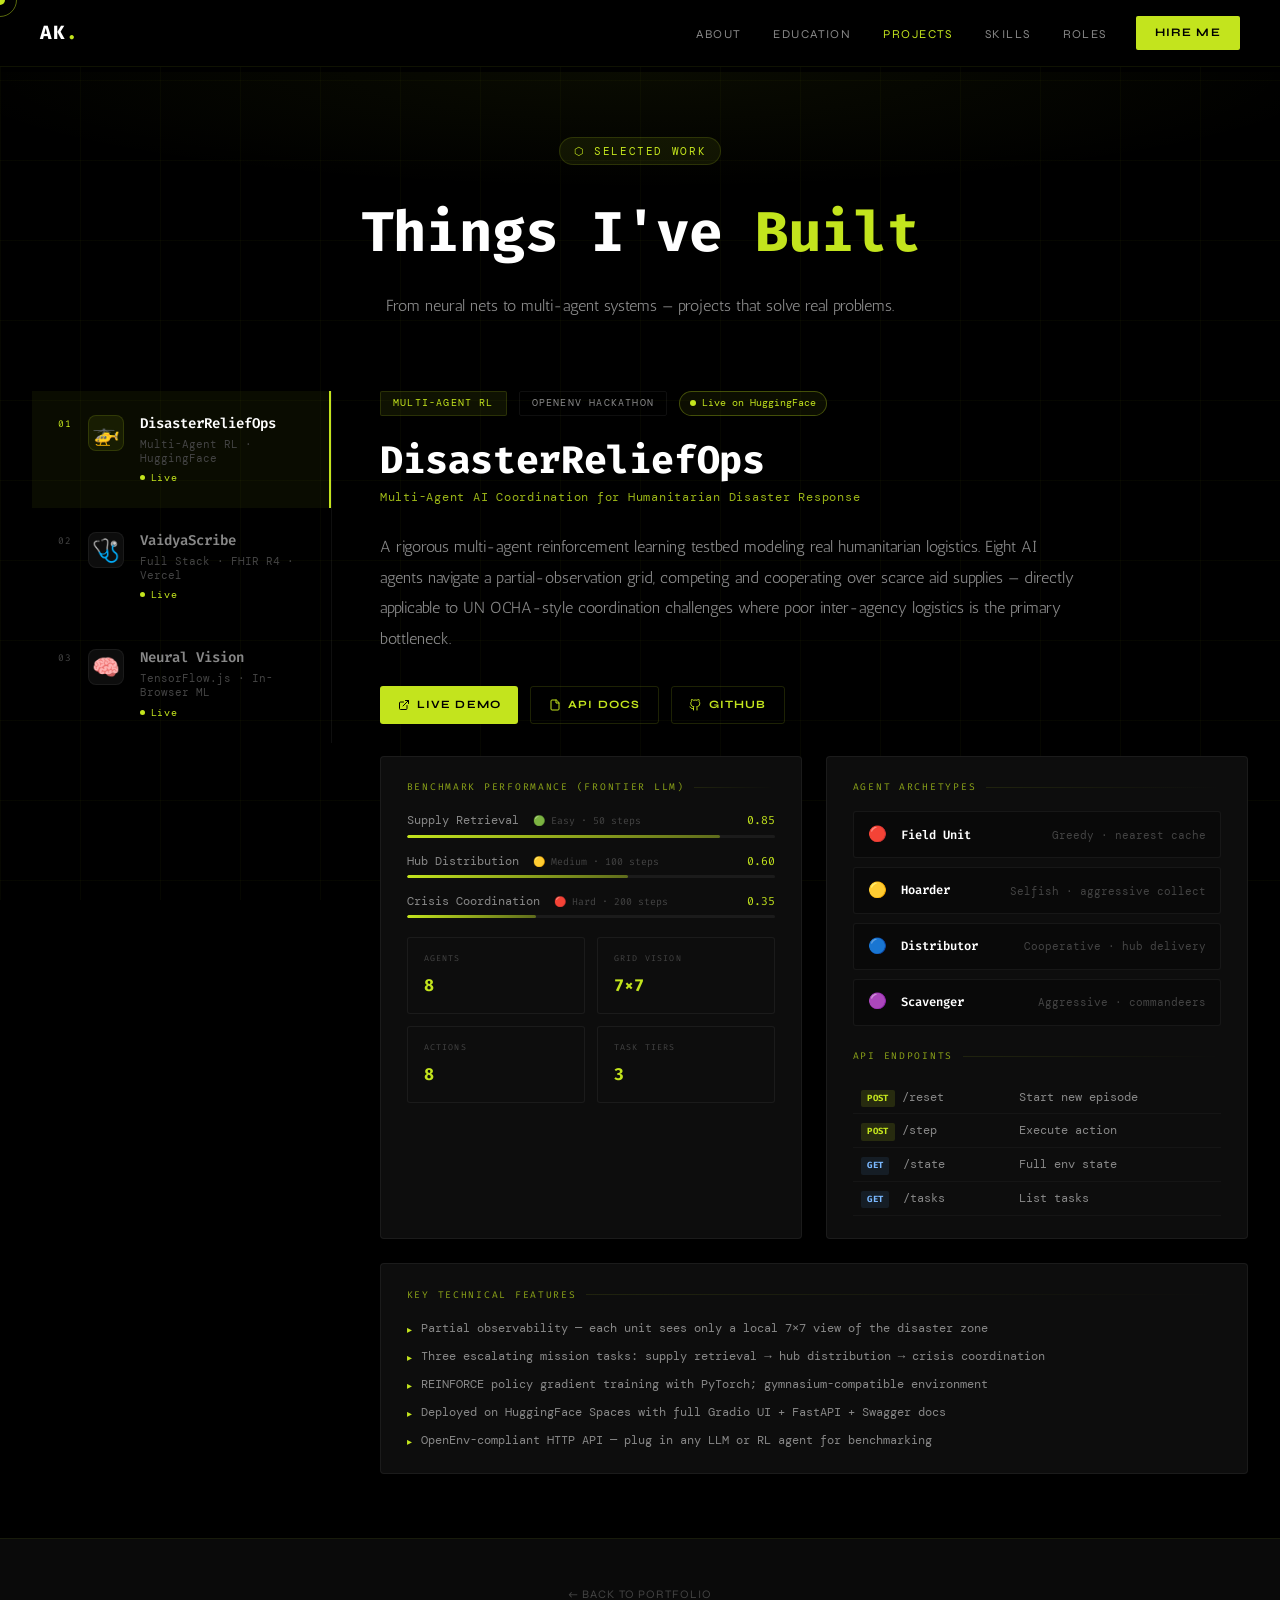
<file: projects.html>
<!DOCTYPE html>
<html lang="en">
<head>
  <meta charset="UTF-8" />
  <meta name="viewport" content="width=device-width, initial-scale=1.0"/>
  <title>Projects — Ayush Kumar</title>
  <link rel="stylesheet" href="style.css" />
  <link rel="preconnect" href="https://fonts.googleapis.com" />
  <link rel="preconnect" href="https://fonts.gstatic.com" crossorigin />
  <link href="https://fonts.googleapis.com/css2?family=Fira+Code:wght@300;400;500;600;700&family=Syne:wght@400;600;700;800&family=Antic&family=DM+Mono:wght@300;400;500&display=swap" rel="stylesheet" />
  <style>
    body { background: var(--bg); color: var(--text-primary); font-family: 'DM Mono', monospace; }

    /* ── NAV ── */
    .page-nav {
      position: fixed; top: 0; left: 0; right: 0; z-index: 100;
      display: flex; align-items: center; justify-content: space-between;
      padding: 1rem 2.5rem;
      background: rgba(0,0,0,0.92); backdrop-filter: blur(18px);
      border-bottom: 1px solid var(--border-mid);
    }
    .page-nav .nav-logo { font-family: 'Fira Code', monospace; font-weight: 700; font-size: 1.2rem; color: var(--text-primary); text-decoration: none; letter-spacing: 0.05em; }
    .page-nav .nav-logo .dot { color: var(--accent); }
    .page-nav .nav-links { display: flex; gap: 2rem; list-style: none; margin-right: 1.8rem; }
    .page-nav .nav-links a { font-family: 'Syne', sans-serif; font-size: 0.75rem; letter-spacing: 0.12em; text-transform: uppercase; color: var(--text-secondary); text-decoration: none; transition: color 0.2s; }
    .page-nav .nav-links a:hover, .page-nav .nav-links a.active { color: var(--accent); }
    .page-nav .nav-cta { font-family: 'Syne', sans-serif; font-size: 0.72rem; letter-spacing: 0.1em; text-transform: uppercase; color: #000; background: var(--accent); padding: 0.45rem 1.2rem; text-decoration: none; font-weight: 700; transition: opacity 0.2s; border-radius: 2px; }
    .page-nav .nav-cta:hover { opacity: 0.85; }
    /* ── HAMBURGER ── */
    .page-nav .nav-right { display: flex; align-items: center; gap: 1.1rem; }
    .page-nav .hamburger {
      display: none; flex-direction: column; gap: 5px;
      background: none; border: none; cursor: pointer; padding: 4px;
    }
    .page-nav .hamburger span {
      display: block; width: 22px; height: 2px;
      background: var(--text-primary); border-radius: 1px; transition: all 0.3s ease;
    }
    /* ── PAGE MOBILE MENU ── */
    .page-mobile-menu {
      position: fixed; top: 60px; left: 0; right: 0; z-index: 99;
      background: rgba(0,0,0,0.97); backdrop-filter: blur(18px);
      border-bottom: 1px solid var(--border-mid);
      padding: 1.8rem 1.5rem;
      opacity: 0; pointer-events: none; transition: opacity 0.2s ease;
    }
    .page-mobile-menu.open { opacity: 1; pointer-events: all; }
    .page-mobile-menu ul { display: flex; flex-direction: column; gap: 1.5rem; text-align: center; list-style: none; padding: 0; }
    .page-mobile-menu ul a {
      font-family: 'Syne', sans-serif; font-size: 0.85rem; letter-spacing: 0.12em;
      text-transform: uppercase; color: var(--text-secondary); text-decoration: none; transition: color 0.2s;
    }
    .page-mobile-menu ul a:hover, .page-mobile-menu ul a.active { color: var(--accent); }
    @media(max-width:768px){
      body { cursor: auto; }
      .cursor, .cursor-trail { display: none; }
      .page-nav .nav-links { display: none; }
      .page-nav .hamburger { display: flex; }
    }

    /* ── PAGE WRAPPER ── */
    .page-wrapper { min-height: 100vh; padding-top: 72px; display: flex; flex-direction: column; }

    /* ── PAGE HEADER ── */
    .pg-header { padding: 4rem 4rem 2rem; position: relative; text-align: center; }
    .pg-header::before {
      content: ''; position: absolute; inset: 0;
      background: radial-gradient(ellipse 80% 60% at 50% 0%, rgba(195,228,29,0.05) 0%, transparent 70%);
      pointer-events: none;
    }
    .pg-badge {
      display: inline-flex; align-items: center; gap: 0.5rem;
      font-family: 'DM Mono', monospace; font-size: 0.68rem; letter-spacing: 0.15em;
      text-transform: uppercase; color: var(--accent); border: 1px solid var(--border);
      padding: 4px 14px; border-radius: 20px; margin-bottom: 1.2rem; background: var(--accent-glow);
    }
    .pg-title { font-family: 'Fira Code', monospace; font-size: clamp(2rem, 5vw, 3.5rem); font-weight: 700; letter-spacing: -0.02em; color: var(--text-primary); margin-bottom: 0.75rem; }
    .pg-title span { color: var(--accent); }
    .pg-sub { font-family: 'Antic', sans-serif; font-size: 1rem; color: var(--text-secondary); max-width: 520px; margin: 0 auto; }

    /* ── TAB LAYOUT ── */
    .tab-layout {
      flex: 1; display: grid; grid-template-columns: 300px 1fr; gap: 0;
      max-width: 1280px; margin: 2.5rem auto 4rem; padding: 0 2rem; width: 100%; align-items: start;
    }

    /* ── SIDEBAR ── */
    .tab-sidebar {
      position: sticky; top: 88px;
      display: flex; flex-direction: column; gap: 0;
      border-right: 1px solid var(--border-dim);
    }
    .tab-btn {
      position: relative; display: flex; align-items: flex-start; gap: 1rem;
      padding: 1.5rem 1.6rem; background: none; border: none;
      border-right: 2px solid transparent; cursor: pointer; text-align: left;
      transition: background 0.25s, border-color 0.25s; width: 100%; outline: none;
    }
    .tab-btn:hover { background: rgba(195,228,29,0.03); }
    .tab-btn.active { background: rgba(195,228,29,0.05); border-right-color: var(--accent); }

    .tab-proj-num {
      font-family: 'Fira Code', monospace; font-size: 0.6rem; letter-spacing: 0.12em;
      color: var(--text-muted); padding-top: 2px; flex-shrink: 0; transition: color 0.25s;
    }
    .tab-btn.active .tab-proj-num { color: var(--accent); }

    .tab-proj-icon {
      font-size: 1.4rem; flex-shrink: 0; width: 36px; height: 36px;
      display: flex; align-items: center; justify-content: center;
      background: var(--bg-card); border: 1px solid var(--border-dim);
      border-radius: 8px; transition: border-color 0.25s, background 0.25s;
    }
    .tab-btn.active .tab-proj-icon { border-color: var(--border); background: var(--accent-glow); }

    .tab-proj-body { flex: 1; min-width: 0; }
    .tab-proj-name {
      font-family: 'Fira Code', monospace; font-size: 0.88rem; font-weight: 600;
      color: var(--text-secondary); line-height: 1.3; margin-bottom: 0.22rem;
      transition: color 0.25s;
    }
    .tab-btn.active .tab-proj-name { color: var(--text-primary); }
    .tab-proj-type { font-family: 'DM Mono', monospace; font-size: 0.68rem; color: var(--text-muted); }

    /* Live dot */
    .live-dot-sm {
      display: inline-flex; align-items: center; gap: 0.35rem; margin-top: 0.4rem;
      font-family: 'DM Mono', monospace; font-size: 0.6rem; color: var(--accent); letter-spacing: 0.08em;
    }
    .live-dot-sm::before {
      content: ''; width: 5px; height: 5px; border-radius: 50%; background: var(--accent);
      animation: pulse-sm 2s ease-in-out infinite; flex-shrink: 0;
    }
    @keyframes pulse-sm {
      0%,100% { opacity:1; transform:scale(1); }
      50%      { opacity:0.35; transform:scale(0.65); }
    }

    /* ── CONTENT PANEL ── */
    .tab-content-wrap { padding-left: 3rem; position: relative; min-height: 500px; }
    .tab-panel { display: none; animation: panelIn 0.38s cubic-bezier(0.16,1,0.3,1) both; }
    .tab-panel.active { display: block; }
    @keyframes panelIn {
      from { opacity: 0; transform: translateX(16px); }
      to   { opacity: 1; transform: translateX(0); }
    }

    /* Panel header */
    .panel-eyebrow { display: flex; align-items: center; gap: 0.75rem; margin-bottom: 1.4rem; flex-wrap: wrap; }
    .panel-badge {
      font-family: 'DM Mono', monospace; font-size: 0.62rem; letter-spacing: 0.12em;
      text-transform: uppercase; color: var(--accent); background: var(--accent-glow);
      border: 1px solid var(--border); padding: 3px 12px; border-radius: 2px;
    }
    .panel-badge.muted { color: var(--text-secondary); background: transparent; border-color: var(--border-dim); }
    .live-badge {
      display: inline-flex; align-items: center; gap: 0.35rem;
      font-family: 'DM Mono', monospace; font-size: 0.62rem; color: var(--accent);
      border: 1px solid rgba(195,228,29,0.3); padding: 3px 10px; border-radius: 20px;
      background: rgba(195,228,29,0.06);
    }
    .live-badge::before { content: ''; width: 6px; height: 6px; border-radius: 50%; background: var(--accent); animation: pulse-sm 2s ease-in-out infinite; }

    .panel-title { font-family: 'Fira Code', monospace; font-size: clamp(1.6rem, 3vw, 2.4rem); font-weight: 700; color: var(--text-primary); letter-spacing: -0.01em; margin-bottom: 0.3rem; line-height: 1.15; }
    .panel-subtitle { font-family: 'DM Mono', monospace; font-size: 0.78rem; color: var(--accent); margin-bottom: 1.5rem; opacity: 0.8; letter-spacing: 0.06em; }
    .panel-desc { font-family: 'Antic', sans-serif; font-size: 1rem; color: var(--text-secondary); line-height: 1.9; margin-bottom: 2rem; max-width: 700px; }

    /* CTA LINKS ROW */
    .panel-links { display: flex; gap: 0.75rem; flex-wrap: wrap; margin-bottom: 2rem; }
    .plink {
      display: inline-flex; align-items: center; gap: 0.45rem;
      font-family: 'Syne', sans-serif; font-size: 0.7rem; font-weight: 700;
      letter-spacing: 0.1em; text-transform: uppercase;
      padding: 0.52rem 1.1rem; border-radius: 3px; text-decoration: none; transition: all 0.2s;
    }
    .plink.primary { color: #000; background: var(--accent); }
    .plink.primary:hover { opacity: 0.85; transform: translateY(-2px); }
    .plink.secondary { color: var(--accent); background: transparent; border: 1px solid var(--border); }
    .plink.secondary:hover { background: var(--accent-glow); transform: translateY(-2px); }
    .plink svg { width: 12px; height: 12px; }

    /* Two-col grid */
    .panel-grid { display: grid; grid-template-columns: 1fr 1fr; gap: 1.5rem; margin-bottom: 1.5rem; }
    .panel-block { background: var(--bg-card); border: 1px solid var(--border-dim); border-radius: 4px; padding: 1.4rem 1.6rem; transition: border-color 0.25s; }
    .panel-block:hover { border-color: var(--border); }
    .panel-block.full { grid-column: 1 / -1; }
    .panel-block-title {
      font-family: 'Fira Code', monospace; font-size: 0.6rem; letter-spacing: 0.18em;
      text-transform: uppercase; color: var(--accent); opacity: 0.7; margin-bottom: 1rem;
      display: flex; align-items: center; gap: 0.6rem;
    }
    .panel-block-title::after { content: ''; flex: 1; height: 1px; background: linear-gradient(90deg, var(--border), transparent); }

    /* Achievement list */
    .feat-list { list-style: none; display: flex; flex-direction: column; gap: 0.5rem; }
    .feat-list li {
      display: flex; align-items: flex-start; gap: 0.6rem;
      font-family: 'DM Mono', monospace; font-size: 0.78rem; color: var(--text-secondary); line-height: 1.6;
    }
    .feat-list li::before { content: '▸'; color: var(--accent); font-size: 0.65rem; margin-top: 3px; flex-shrink: 0; }

    /* Score bars */
    .bar-row { margin-bottom: 0.85rem; }
    .bar-label { display: flex; justify-content: space-between; font-family: 'DM Mono', monospace; font-size: 0.72rem; color: var(--text-secondary); margin-bottom: 4px; }
    .bar-label span:last-child { color: var(--accent); font-family: 'Fira Code', monospace; }
    .bar-track { height: 3px; background: rgba(255,255,255,0.06); border-radius: 2px; overflow: hidden; }
    .bar-fill { height: 100%; background: linear-gradient(90deg, var(--accent), rgba(195,228,29,0.4)); border-radius: 2px; width: 0; transition: width 1.1s cubic-bezier(0.4,0,0.2,1); }

    /* Metric grid */
    .metric-grid { display: grid; grid-template-columns: 1fr 1fr; gap: 0.75rem; }
    .metric-box { background: var(--bg-card); border: 1px solid var(--border-dim); padding: 0.85rem 1rem; border-radius: 3px; transition: border-color 0.2s; }
    .metric-box:hover { border-color: var(--border); }
    .metric-lbl { font-family: 'Fira Code', monospace; font-size: 0.52rem; letter-spacing: 0.14em; color: var(--text-muted); text-transform: uppercase; margin-bottom: 0.3rem; }
    .metric-val { font-family: 'Fira Code', monospace; font-size: 1.05rem; font-weight: 700; color: var(--text-primary); }
    .metric-val.hi { color: var(--accent); }

    /* Architecture / code block */
    .arch-block {
      background: rgba(0,0,0,0.4); border: 1px solid var(--border-dim); border-radius: 3px;
      padding: 1.1rem 1.3rem; font-family: 'Fira Code', monospace; font-size: 0.72rem;
      line-height: 1.8; color: var(--text-secondary); white-space: pre; overflow-x: auto;
    }
    .arch-block .hl { color: var(--accent); }

    /* Endpoint table */
    .ep-table { width: 100%; border-collapse: collapse; }
    .ep-table th { font-family: 'Fira Code', monospace; font-size: 0.55rem; letter-spacing: 0.1em; color: var(--text-muted); text-transform: uppercase; text-align: left; padding: 0.4rem 0.55rem; border-bottom: 1px solid var(--border-dim); }
    .ep-table td { font-family: 'DM Mono', monospace; font-size: 0.76rem; color: var(--text-secondary); padding: 0.38rem 0.55rem; border-bottom: 1px solid rgba(255,255,255,0.03); vertical-align: middle; }
    .ep-table tr:hover td { color: var(--text-primary); background: rgba(195,228,29,0.03); }
    .mbadge { display: inline-block; font-family: 'Fira Code', monospace; font-size: 0.56rem; padding: 1px 6px; border-radius: 2px; font-weight: 700; letter-spacing: 0.04em; }
    .mpost { background: rgba(195,228,29,0.14); color: var(--accent); }
    .mget  { background: rgba(100,180,255,0.1); color: #7ab8ff; }

    /* Highlight quote */
    .highlight-box {
      background: var(--accent-glow); border: 1px solid var(--border);
      border-radius: 4px; padding: 1.3rem 1.5rem;
    }
    .highlight-box p { font-family: 'Antic', sans-serif; font-size: 0.92rem; color: var(--text-secondary); line-height: 1.75; }
    .highlight-box p strong { color: var(--text-primary); }

    /* Agent role list */
    .role-list { display: flex; flex-direction: column; gap: 0.55rem; }
    .role-row { display: flex; align-items: center; gap: 0.9rem; padding: 0.6rem 0.9rem; background: rgba(0,0,0,0.3); border: 1px solid var(--border-dim); border-radius: 3px; transition: border-color 0.2s; }
    .role-row:hover { border-color: var(--border); }
    .role-em { font-size: 0.95rem; flex-shrink: 0; }
    .role-name { font-family: 'Fira Code', monospace; font-size: 0.76rem; font-weight: 600; color: var(--text-primary); flex: 1; }
    .role-strat { font-family: 'DM Mono', monospace; font-size: 0.67rem; color: var(--text-muted); }

    /* Feature item */
    .feat-item { display: flex; align-items: flex-start; gap: 0.7rem; padding: 0.6rem 0; border-bottom: 1px solid rgba(255,255,255,0.04); }
    .feat-item:last-child { border-bottom: none; }
    .feat-em { font-size: 0.85rem; flex-shrink: 0; margin-top: 1px; }
    .feat-text { font-family: 'DM Mono', monospace; font-size: 0.76rem; color: var(--text-secondary); line-height: 1.5; }
    .feat-text strong { color: var(--text-primary); font-weight: 500; }

    /* Footer */
    .page-footer { background: var(--bg-mid); border-top: 1px solid var(--border-mid); padding: 2.5rem; text-align: center; }
    .page-footer a { font-family: 'Syne', sans-serif; font-size: 0.72rem; letter-spacing: 0.1em; text-transform: uppercase; color: var(--text-muted); text-decoration: none; transition: color 0.2s; }
    .page-footer a:hover { color: var(--accent); }

    /* ── RESPONSIVE ── */
    @media (max-width: 900px) {
      .tab-layout { grid-template-columns: 1fr; padding: 0 1.2rem; }
      .tab-sidebar { position: static; border-right: none; border-bottom: 1px solid var(--border-dim); flex-direction: row; overflow-x: auto; gap: 0; padding-bottom: 0; margin-bottom: 2rem; }
      .tab-btn { flex-direction: column; align-items: center; gap: 0.4rem; padding: 0.9rem 1rem; border-right: none; border-bottom: 2px solid transparent; min-width: 120px; text-align: center; }
      .tab-btn.active { border-bottom-color: var(--accent); border-right-color: transparent; }
      .tab-proj-body { display: none; }
      .tab-content-wrap { padding-left: 0; }
      .panel-grid { grid-template-columns: 1fr; }
      .pg-header { padding: 3rem 1.5rem 1.5rem; }
    }
  </style>
</head>
<body>

<div class="cursor" id="cursor"></div>
<div class="cursor-trail" id="cursorTrail"></div>
<div class="bg-grid"></div>

<!-- NAV -->
<nav class="page-nav">
  <a href="index.html" class="nav-logo">AK<span class="dot">.</span></a>
  <ul class="nav-links">
    <li><a href="index.html#about">About</a></li>
    <li><a href="education.html">Education</a></li>
    <li><a href="projects.html" class="active">Projects</a></li>
    <li><a href="index.html#skills">Skills</a></li>
    <li><a href="index.html#responsibilities">Roles</a></li>
  </ul>
  <div class="nav-right">
    <a href="mailto:ayushkr1.ug23.cs@nitp.ac.in" class="nav-cta">Hire Me</a>
    <button class="hamburger" id="hamburger" aria-label="Toggle menu">
      <span></span><span></span><span></span>
    </button>
  </div>
</nav>

<div class="page-mobile-menu" id="pageMobileMenu">
  <ul>
    <li><a href="index.html#about">About</a></li>
    <li><a href="education.html">Education</a></li>
    <li><a href="projects.html" class="active">Projects</a></li>
    <li><a href="index.html#skills">Skills</a></li>
    <li><a href="index.html#responsibilities">Roles</a></li>
  </ul>
</div>

<div class="page-wrapper">

  <!-- HEADER -->
  <div class="pg-header">
    <div class="pg-badge">⬡ Selected Work</div>
    <h1 class="pg-title">Things I've <span>Built</span></h1>
    <p class="pg-sub">From neural nets to multi-agent systems — projects that solve real problems.</p>
  </div>

  <!-- TAB LAYOUT -->
  <div class="tab-layout">

    <!-- SIDEBAR -->
    <div class="tab-sidebar" role="tablist" aria-label="Projects">

      <button class="tab-btn active" data-tab="disaster" role="tab" aria-selected="true">
        <span class="tab-proj-num">01</span>
        <div class="tab-proj-icon">🚁</div>
        <div class="tab-proj-body">
          <div class="tab-proj-name">DisasterReliefOps</div>
          <div class="tab-proj-type">Multi-Agent RL · HuggingFace</div>
          <div class="live-dot-sm">Live</div>
        </div>
      </button>

      <button class="tab-btn" data-tab="vaidya" role="tab" aria-selected="false">
        <span class="tab-proj-num">02</span>
        <div class="tab-proj-icon">🩺</div>
        <div class="tab-proj-body">
          <div class="tab-proj-name">VaidyaScribe</div>
          <div class="tab-proj-type">Full Stack · FHIR R4 · Vercel</div>
          <div class="live-dot-sm">Live</div>
        </div>
      </button>

      <button class="tab-btn" data-tab="neural" role="tab" aria-selected="false">
        <span class="tab-proj-num">03</span>
        <div class="tab-proj-icon">🧠</div>
        <div class="tab-proj-body">
          <div class="tab-proj-name">Neural Vision</div>
          <div class="tab-proj-type">TensorFlow.js · In-Browser ML</div>
          <div class="live-dot-sm">Live</div>
        </div>
      </button>

    </div><!-- /sidebar -->

    <!-- CONTENT -->
    <div class="tab-content-wrap">

      <!-- ══ DISASTER RELIEF OPS ══ -->
      <div class="tab-panel active" id="panel-disaster" role="tabpanel">
        <div class="panel-eyebrow">
          <span class="panel-badge">Multi-Agent RL</span>
          <span class="panel-badge muted">OpenEnv Hackathon</span>
          <span class="live-badge">Live on HuggingFace</span>
        </div>
        <h2 class="panel-title">DisasterReliefOps</h2>
        <p class="panel-subtitle">Multi-Agent AI Coordination for Humanitarian Disaster Response</p>
        <p class="panel-desc">A rigorous multi-agent reinforcement learning testbed modeling real humanitarian logistics. Eight AI agents navigate a partial-observation grid, competing and cooperating over scarce aid supplies — directly applicable to UN OCHA-style coordination challenges where poor inter-agency logistics is the primary bottleneck.</p>

        <div class="panel-links">
          <a href="https://huggingface.co/spaces/Ayush9631/Emergent_society" target="_blank" class="plink primary">
            <svg viewBox="0 0 24 24"><path d="M18 13v6a2 2 0 01-2 2H5a2 2 0 01-2-2V8a2 2 0 012-2h6"/><polyline points="15 3 21 3 21 9"/><line x1="10" y1="14" x2="21" y2="3"/></svg>
            Live Demo
          </a>
          <a href="https://ayush9631-emergent-society.hf.space/docs" target="_blank" class="plink secondary">
            <svg viewBox="0 0 24 24"><path d="M14 2H6a2 2 0 00-2 2v16a2 2 0 002 2h12a2 2 0 002-2V8z"/><polyline points="14 2 14 8 20 8"/></svg>
            API Docs
          </a>
          <a href="https://github.com/Ayush9631/Emergent_society" target="_blank" class="plink secondary">
            <svg viewBox="0 0 24 24"><path d="M9 19c-5 1.5-5-2.5-7-3m14 6v-3.87a3.37 3.37 0 00-.94-2.61c3.14-.35 6.44-1.54 6.44-7A5.44 5.44 0 0020 4.77 5.07 5.07 0 0019.91 1S18.73.65 16 2.48a13.38 13.38 0 00-7 0C6.27.65 5.09 1 5.09 1A5.07 5.07 0 005 4.77a5.44 5.44 0 00-1.5 3.78c0 5.42 3.3 6.61 6.44 7A3.37 3.37 0 009 18.13V22"/></svg>
            GitHub
          </a>
        </div>

        <div class="panel-grid">
          <div class="panel-block">
            <div class="panel-block-title">Benchmark Performance (Frontier LLM)</div>
            <div class="bar-row">
              <div class="bar-label"><span>Supply Retrieval &nbsp;<span style="font-size:0.62rem;color:var(--text-muted)">🟢 Easy · 50 steps</span></span><span>0.85</span></div>
              <div class="bar-track"><div class="bar-fill" data-width="85"></div></div>
            </div>
            <div class="bar-row">
              <div class="bar-label"><span>Hub Distribution &nbsp;<span style="font-size:0.62rem;color:var(--text-muted)">🟡 Medium · 100 steps</span></span><span>0.60</span></div>
              <div class="bar-track"><div class="bar-fill" data-width="60"></div></div>
            </div>
            <div class="bar-row">
              <div class="bar-label"><span>Crisis Coordination &nbsp;<span style="font-size:0.62rem;color:var(--text-muted)">🔴 Hard · 200 steps</span></span><span>0.35</span></div>
              <div class="bar-track"><div class="bar-fill" data-width="35"></div></div>
            </div>
            <div class="metric-grid" style="margin-top:1.2rem">
              <div class="metric-box"><div class="metric-lbl">Agents</div><div class="metric-val hi">8</div></div>
              <div class="metric-box"><div class="metric-lbl">Grid Vision</div><div class="metric-val hi">7×7</div></div>
              <div class="metric-box"><div class="metric-lbl">Actions</div><div class="metric-val hi">8</div></div>
              <div class="metric-box"><div class="metric-lbl">Task Tiers</div><div class="metric-val hi">3</div></div>
            </div>
          </div>

          <div class="panel-block">
            <div class="panel-block-title">Agent Archetypes</div>
            <div class="role-list">
              <div class="role-row"><span class="role-em">🔴</span><span class="role-name">Field Unit</span><span class="role-strat">Greedy · nearest cache</span></div>
              <div class="role-row"><span class="role-em">🟡</span><span class="role-name">Hoarder</span><span class="role-strat">Selfish · aggressive collect</span></div>
              <div class="role-row"><span class="role-em">🔵</span><span class="role-name">Distributor</span><span class="role-strat">Cooperative · hub delivery</span></div>
              <div class="role-row"><span class="role-em">🟣</span><span class="role-name">Scavenger</span><span class="role-strat">Aggressive · commandeers</span></div>
            </div>

            <div class="panel-block-title" style="margin-top:1.4rem">API Endpoints</div>
            <table class="ep-table">
              <tbody>
                <tr><td><span class="mbadge mpost">POST</span> /reset</td><td>Start new episode</td></tr>
                <tr><td><span class="mbadge mpost">POST</span> /step</td><td>Execute action</td></tr>
                <tr><td><span class="mbadge mget">GET</span>&nbsp; /state</td><td>Full env state</td></tr>
                <tr><td><span class="mbadge mget">GET</span>&nbsp; /tasks</td><td>List tasks</td></tr>
              </tbody>
            </table>
          </div>
        </div>

        <div class="panel-block">
          <div class="panel-block-title">Key Technical Features</div>
          <ul class="feat-list">
            <li>Partial observability — each unit sees only a local 7×7 view of the disaster zone</li>
            <li>Three escalating mission tasks: supply retrieval → hub distribution → crisis coordination</li>
            <li>REINFORCE policy gradient training with PyTorch; gymnasium-compatible environment</li>
            <li>Deployed on HuggingFace Spaces with full Gradio UI + FastAPI + Swagger docs</li>
            <li>OpenEnv-compliant HTTP API — plug in any LLM or RL agent for benchmarking</li>
          </ul>
        </div>
      </div>

      <!-- ══ VAIDYASCRIBE ══ -->
      <div class="tab-panel" id="panel-vaidya" role="tabpanel">
        <div class="panel-eyebrow">
          <span class="panel-badge">Full Stack</span>
          <span class="panel-badge">FHIR R4</span>
          <span class="panel-badge muted">PWA</span>
          <span class="live-badge">Live on Vercel</span>
        </div>
        <h2 class="panel-title">VaidyaScribe</h2>
        <p class="panel-subtitle">Ambient AI Clinical Scribe · A doctor speaks. A medical record is born.</p>
        <p class="panel-desc">An ambient AI clinical scribe built for Indian healthcare. A doctor records a consultation — VaidyaScribe transcribes via Groq Whisper, extracts 10 clinical entity types with Qwen3-32B, generates editable SOAP notes, and produces a standards-compliant FHIR R4 bundle — all in under 5 seconds. Nothing is saved until the doctor reviews and confirms all four outputs.</p>

        <div class="panel-links">
          <a href="https://vaidyascribe.vercel.app" target="_blank" class="plink primary">
            <svg viewBox="0 0 24 24"><path d="M18 13v6a2 2 0 01-2 2H5a2 2 0 01-2-2V8a2 2 0 012-2h6"/><polyline points="15 3 21 3 21 9"/><line x1="10" y1="14" x2="21" y2="3"/></svg>
            Live Demo
          </a>
          <a href="https://github.com/AyushKumar9631" target="_blank" class="plink secondary">
            <svg viewBox="0 0 24 24"><path d="M9 19c-5 1.5-5-2.5-7-3m14 6v-3.87a3.37 3.37 0 00-.94-2.61c3.14-.35 6.44-1.54 6.44-7A5.44 5.44 0 0020 4.77 5.07 5.07 0 0019.91 1S18.73.65 16 2.48a13.38 13.38 0 00-7 0C6.27.65 5.09 1 5.09 1A5.07 5.07 0 005 4.77a5.44 5.44 0 00-1.5 3.78c0 5.42 3.3 6.61 6.44 7A3.37 3.37 0 009 18.13V22"/></svg>
            GitHub
          </a>
        </div>

        <div class="panel-grid">
          <div class="panel-block">
            <div class="panel-block-title">AI Pipeline</div>
            <div class="arch-block"><span class="hl">Doctor speaks</span>  ──  Browser MediaRecorder
     ↓
<span class="hl">Groq Whisper</span> large-v3  (&lt; 2s)
     ↓  raw transcript
<span class="hl">Qwen3-32B</span>  clinical NLP  (&lt; 3s)
     ↓  10 structured entity types
<span class="hl">SOAP</span> derivation  +  <span class="hl">FHIR R4</span> build
     ↓  client-side, zero latency
Doctor reviews  →  <span class="hl">Save Record</span></div>
          </div>

          <div class="panel-block">
            <div class="panel-block-title">Key Features</div>
            <div class="feat-item"><span class="feat-em">⚡</span><span class="feat-text"><strong>&lt; 5s end-to-end</strong> — transcript to full FHIR bundle</span></div>
            <div class="feat-item"><span class="feat-em">🔒</span><span class="feat-text"><strong>Deferred save</strong> — nothing persists until doctor confirms</span></div>
            <div class="feat-item"><span class="feat-em">🌐</span><span class="feat-text"><strong>7 languages</strong> — Hindi, Bengali, Arabic, Mandarin + more</span></div>
            <div class="feat-item"><span class="feat-em">📱</span><span class="feat-text"><strong>PWA</strong> — installable on Android & iOS, offline shell</span></div>
            <div class="feat-item"><span class="feat-em">⚕️</span><span class="feat-text"><strong>FHIR R4</strong> — importable into any HL7-compatible EHR</span></div>
          </div>
        </div>

        <div class="panel-grid">
          <div class="panel-block">
            <div class="panel-block-title">Impact Metrics</div>
            <div class="metric-grid">
              <div class="metric-box"><div class="metric-lbl">Transcription</div><div class="metric-val hi">&lt;3s</div></div>
              <div class="metric-box"><div class="metric-lbl">Entity Types</div><div class="metric-val hi">10</div></div>
              <div class="metric-box"><div class="metric-lbl">Languages</div><div class="metric-val hi">7</div></div>
              <div class="metric-box"><div class="metric-lbl">FHIR</div><div class="metric-val hi">R4</div></div>
            </div>
          </div>

          <div class="panel-block">
            <div class="panel-block-title">Demo Credentials</div>
            <table class="ep-table">
              <thead><tr><th>Role</th><th>Email</th><th>Password</th></tr></thead>
              <tbody>
                <tr><td>👨‍⚕️ Doctor</td><td style="color:var(--accent);font-family:'Fira Code',monospace;font-size:0.7rem">doctor1@gmail.com</td><td>doctor1</td></tr>
                <tr><td>🏥 Admin</td><td style="color:var(--accent);font-family:'Fira Code',monospace;font-size:0.7rem">admin@gmail.com</td><td>admin123</td></tr>
              </tbody>
            </table>
          </div>
        </div>
      </div>

      <!-- ══ NEURAL VISION ══ -->
      <div class="tab-panel" id="panel-neural" role="tabpanel">
        <div class="panel-eyebrow">
          <span class="panel-badge">TensorFlow.js</span>
          <span class="panel-badge muted">In-Browser ML</span>
          <span class="live-badge">Live on Vercel</span>
        </div>
        <h2 class="panel-title">Neural Vision</h2>
        <p class="panel-subtitle">In-Browser AI Image Classifier · See through neural eyes.</p>
        <p class="panel-desc">Two hand-trained deep learning models — a CNN for binary cat/dog classification and a dense network for handwritten digit recognition — served entirely in the browser via TensorFlow.js. Upload any image and watch AI inference happen in real time, with zero server round-trips and no data ever leaving your device.</p>

        <div class="panel-links">
          <a href="https://image-recognizer-delta.vercel.app" target="_blank" class="plink primary">
            <svg viewBox="0 0 24 24"><path d="M18 13v6a2 2 0 01-2 2H5a2 2 0 01-2-2V8a2 2 0 012-2h6"/><polyline points="15 3 21 3 21 9"/><line x1="10" y1="14" x2="21" y2="3"/></svg>
            Live Demo
          </a>
          <a href="https://image-recognizer-delta.vercel.app/catdog.html" target="_blank" class="plink secondary">🐾 Cat vs Dog</a>
          <a href="https://image-recognizer-delta.vercel.app/mnist.html" target="_blank" class="plink secondary">✏️ Digit Rec</a>
          <a href="https://github.com/AyushKumar9631/ImageRecognizer" target="_blank" class="plink secondary">
            <svg viewBox="0 0 24 24"><path d="M9 19c-5 1.5-5-2.5-7-3m14 6v-3.87a3.37 3.37 0 00-.94-2.61c3.14-.35 6.44-1.54 6.44-7A5.44 5.44 0 0020 4.77 5.07 5.07 0 0019.91 1S18.73.65 16 2.48a13.38 13.38 0 00-7 0C6.27.65 5.09 1 5.09 1A5.07 5.07 0 005 4.77a5.44 5.44 0 00-1.5 3.78c0 5.42 3.3 6.61 6.44 7A3.37 3.37 0 009 18.13V22"/></svg>
            GitHub
          </a>
        </div>

        <div class="panel-grid">
          <div class="panel-block">
            <div class="panel-block-title">Inference Pipeline</div>
            <div class="arch-block"><span class="hl">Upload Image</span>  (JPEG · PNG · WebP)
     ↓  stays on your device
<span class="hl">Preprocess</span>
  resize  →  normalize 0–1
  reshape to model input shape
     ↓
<span class="hl">TF.js Forward Pass</span>
  Conv2D → MaxPool → Dense  (CNN)
  Flatten → Dense → Dense   (MNIST)
     ↓
<span class="hl">Sigmoid / Softmax</span>  →  <span class="hl">Result</span></div>
          </div>

          <div class="panel-block">
            <div class="panel-block-title">Two Models</div>
            <div class="feat-item">
              <span class="feat-em">🐾</span>
              <div>
                <div class="feat-text"><strong>Cat vs Dog CNN</strong></div>
                <div class="feat-text" style="margin-top:3px;color:var(--text-muted)">2,000 RGB images · 100×100 · Conv2D + MaxPool + Dense · Sigmoid</div>
              </div>
            </div>
            <div class="feat-item">
              <span class="feat-em">✏️</span>
              <div>
                <div class="feat-text"><strong>Handwritten Digit Recognition</strong></div>
                <div class="feat-text" style="margin-top:3px;color:var(--text-muted)">60,000 MNIST · 28×28 grayscale · 784-neuron input · 10-class Softmax</div>
              </div>
            </div>
            <div class="metric-grid" style="margin-top:1.2rem">
              <div class="metric-box"><div class="metric-lbl">Models</div><div class="metric-val hi">2</div></div>
              <div class="metric-box"><div class="metric-lbl">Training</div><div class="metric-val hi">62K+</div></div>
              <div class="metric-box"><div class="metric-lbl">Server</div><div class="metric-val hi">None</div></div>
              <div class="metric-box"><div class="metric-lbl">Epochs</div><div class="metric-val hi">10</div></div>
            </div>
          </div>
        </div>

        <div class="highlight-box">
          <p><strong>Privacy by design.</strong> Your image never leaves your device — no upload, no server, no data retention. TensorFlow.js loads the pre-trained Keras model once, then runs every forward pass locally in the browser. Works offline after the first load.</p>
        </div>
      </div>

    </div><!-- /content -->
  </div><!-- /tab-layout -->

</div><!-- /page-wrapper -->

<div class="page-footer"><a href="index.html">&larr; Back to Portfolio</a></div>

<script src="script.js"></script>
<script>
/* ── Mobile menu toggle ── */
(function() {
  const ham = document.getElementById('hamburger');
  const menu = document.getElementById('pageMobileMenu');
  if (ham && menu) {
    ham.addEventListener('click', () => menu.classList.toggle('open'));
    document.querySelectorAll('.page-mobile-menu a').forEach(a => {
      a.addEventListener('click', () => menu.classList.remove('open'));
    });
  }
})();

(function() {
  const btns   = document.querySelectorAll('.tab-btn');
  const panels = document.querySelectorAll('.tab-panel');

  function animateBars(panel) {
    panel.querySelectorAll('.bar-fill').forEach(bar => {
      bar.style.width = '0%';
      requestAnimationFrame(() => requestAnimationFrame(() => {
        bar.style.width = (bar.dataset.width || 0) + '%';
      }));
    });
  }

  function activateTab(tabId) {
    btns.forEach(b => {
      const on = b.dataset.tab === tabId;
      b.classList.toggle('active', on);
      b.setAttribute('aria-selected', on);
    });
    panels.forEach(p => {
      const on = p.id === 'panel-' + tabId;
      p.classList.toggle('active', on);
      if (on) animateBars(p);
    });
  }

  btns.forEach(btn => btn.addEventListener('click', () => activateTab(btn.dataset.tab)));

  /* Initial state */
  animateBars(document.querySelector('.tab-panel.active'));

  /* Keyboard nav */
  document.querySelector('.tab-sidebar').addEventListener('keydown', e => {
    const all = [...btns];
    const idx = all.indexOf(document.querySelector('.tab-btn.active'));
    if (e.key === 'ArrowDown' || e.key === 'ArrowRight') {
      e.preventDefault(); const next = all[(idx + 1) % all.length]; next.click(); next.focus();
    }
    if (e.key === 'ArrowUp' || e.key === 'ArrowLeft') {
      e.preventDefault(); const prev = all[(idx - 1 + all.length) % all.length]; prev.click(); prev.focus();
    }
  });
})();
</script>
</body>
</html>
</file>
<file: style.css>
/* ============================================================
   style.css — Ayush Kumar Portfolio · Neon-Lime / Dark Theme
   ============================================================ */

@import url('https://fonts.googleapis.com/css2?family=Fira+Code:wght@300;400;500;600;700&family=Syne:wght@400;600;700;800&family=Antic&family=DM+Mono:wght@300;400;500&display=swap');

/* ── THEME VARIABLES ── */
:root {
  --bg:          #000000;
  --bg-mid:      #0a0a0a;
  --bg-card:     #0d0d0d;
  --bg-card-alt: #111111;
  --accent:      #C3E41D;
  --accent-dim:  rgba(195, 228, 29, 0.15);
  --accent-glow: rgba(195, 228, 29, 0.08);
  --text-primary:   #ffffff;
  --text-secondary: #888888;
  --text-muted:     #444444;
  --border:      rgba(195, 228, 29, 0.15);
  --border-mid:  rgba(195, 228, 29, 0.08);
  --border-dim:  rgba(255, 255, 255, 0.06);
}

/* ── BASE ── */
*, *::before, *::after { box-sizing: border-box; margin: 0; padding: 0; }
html { scroll-behavior: smooth; }
body {
  background: var(--bg);
  color: var(--text-primary);
  font-family: 'DM Mono', monospace;
  font-size: 16px;
  line-height: 1.7;
  overflow-x: hidden;
  cursor: none;
}
a { color: inherit; text-decoration: none; }
ul { list-style: none; }
svg { fill: none; stroke: currentColor; stroke-width: 2;
      stroke-linecap: round; stroke-linejoin: round;
      width: 20px; height: 20px; flex-shrink: 0; }

/* ── CUSTOM CURSOR ── */
.cursor {
  width: 10px; height: 10px;
  background: var(--accent);
  border-radius: 50%;
  position: fixed; top: 0; left: 0;
  pointer-events: none; z-index: 9999;
  transform: translate(-50%, -50%);
  transition: width 0.2s ease, height 0.2s ease;
  mix-blend-mode: difference;
}
.cursor-trail {
  width: 34px; height: 34px;
  border: 1.5px solid rgba(195, 228, 29, 0.45);
  border-radius: 50%;
  position: fixed; top: 0; left: 0;
  pointer-events: none; z-index: 9998;
  transform: translate(-50%, -50%);
  transition: transform 0.18s ease;
}
body:has(a:hover) .cursor,
body:has(button:hover) .cursor { width: 22px; height: 22px; }

/* ── BACKGROUND GRID ── */
.bg-grid {
  position: fixed; inset: 0; z-index: 0; pointer-events: none;
  background-image:
    linear-gradient(rgba(195, 228, 29, 0.03) 1px, transparent 1px),
    linear-gradient(90deg, rgba(195, 228, 29, 0.03) 1px, transparent 1px);
  background-size: 80px 80px;
}

/* ── NAVBAR ── */
.navbar {
  position: fixed; top: 0; left: 0; right: 0; z-index: 100;
  display: flex; align-items: center;
  padding: 1.25rem 2.5rem;
  background: rgba(0, 0, 0, 0.88);
  backdrop-filter: blur(18px);
  border-bottom: 1px solid var(--border-mid);
  transition: padding 0.3s ease;
}
.navbar.scrolled { padding: 0.75rem 2.5rem; }

.nav-logo {
  font-family: 'Fira Code', monospace; font-weight: 700; font-size: 1.25rem;
  color: var(--text-primary); letter-spacing: 0.05em;
  margin-right: auto;
}
.dot { color: var(--accent); }

.nav-links { display: flex; gap: 2rem; margin-right: 1.8rem; }
.nav-link {
  font-family: 'Syne', sans-serif; font-size: 0.75rem;
  letter-spacing: 0.14em; text-transform: uppercase;
  color: var(--text-secondary);
  transition: color 0.2s;
  position: relative;
}
.nav-link::after {
  content: '';
  position: absolute; bottom: -4px; left: 0;
  width: 0; height: 1.5px;
  background: var(--accent);
  transition: width 0.25s ease;
}
.nav-link:hover,
.nav-link.active-nav { color: var(--accent); }
.nav-link:hover::after { width: 100%; }

.nav-cta {
  font-family: 'Syne', sans-serif; font-size: 0.72rem;
  letter-spacing: 0.1em; text-transform: uppercase;
  color: #000; background: var(--accent);
  padding: 0.5rem 1.3rem; font-weight: 700;
  transition: opacity 0.2s, transform 0.2s;
  border-radius: 2px; white-space: nowrap;
  border: none; cursor: none;
}
.nav-cta:hover { opacity: 0.85; transform: translateY(-1px); }

.hamburger {
  display: none; flex-direction: column; gap: 5px;
  background: none; border: none; cursor: none; padding: 4px;
}
.hamburger span {
  display: block; width: 24px; height: 2px;
  background: var(--text-primary); border-radius: 2px;
  transition: transform 0.3s ease, opacity 0.3s ease;
}

/* ── MOBILE MENU ── */
.mobile-menu {
  position: fixed; inset: 0; z-index: 99;
  background: rgba(0, 0, 0, 0.97);
  display: flex; align-items: center; justify-content: center;
  opacity: 0; pointer-events: none;
  transition: opacity 0.3s ease;
}
.mobile-menu.open { opacity: 1; pointer-events: all; }
.mobile-menu ul { display: flex; flex-direction: column; gap: 2rem; text-align: center; }
.mob-link {
  font-family: 'Fira Code', monospace; font-size: 1.8rem; font-weight: 700;
  color: var(--text-secondary); transition: color 0.2s;
}
.mob-link:hover { color: var(--accent); }

/* ── MAIN ── */
main { position: relative; z-index: 1; }

/* ── ORNAMENT ── */
.ornament { display: flex; align-items: center; justify-content: center; gap: 1rem; margin: 1.5rem 0; }
.ornament-line { flex: 1; max-width: 200px; height: 1px; background: linear-gradient(90deg, transparent, var(--accent), transparent); opacity: 0.4; }
.ornament-diamond { width: 8px; height: 8px; background: var(--accent); transform: rotate(45deg); flex-shrink: 0; }

/* ── HERO ── */
.hero {
  min-height: 100vh;
  display: flex; flex-direction: row; align-items: center;
  justify-content: space-between; gap: 4rem;
  padding: 9rem 4rem 6rem;
  max-width: 1200px; margin: 0 auto;
  position: relative;
}
.hero-content {
  flex: 1; min-width: 0;
  display: flex; flex-direction: column; justify-content: center;
}

/* ── PROFILE VISUAL ── */
.hero-visual {
  flex: 0 0 420px;
  position: relative;
  display: flex; align-items: center; justify-content: center;
  padding: 40px 30px 60px 30px;
}

.profile-frame-outer {
  position: absolute;
  width: 300px; height: 300px;
  border: 1.5px solid var(--border);
  transform: rotate(5deg);
  border-radius: 2px;
  background: rgba(195, 228, 29, 0.02);
  z-index: 1;
}
.profile-frame-inner {
  position: absolute;
  width: 274px; height: 274px;
  border: 1px solid rgba(195, 228, 29, 0.1);
  transform: rotate(-3deg);
  border-radius: 2px;
  z-index: 1;
}
.profile-glow {
  position: absolute;
  width: 360px; height: 360px;
  background: radial-gradient(ellipse at 50% 55%,
    rgba(195, 228, 29, 0.12) 0%,
    rgba(195, 228, 29, 0.04) 50%,
    transparent 72%);
  border-radius: 50%;
  z-index: 0;
}
.profile-img-wrap {
  position: relative;
  z-index: 3;
  width: 340px;
  height: 400px;
  border-radius: 4px;
  overflow: visible;
  clip-path: none;
}
.profile-img-wrap .profile-img-clip {
  position: absolute; inset: 0;
  border-radius: 4px;
  overflow: hidden;
  border: 2px solid rgba(195, 228, 29, 0.4);
  box-shadow:
    0 0 0 5px rgba(0, 0, 0, 0.8),
    0 0 0 6px rgba(195, 228, 29, 0.1),
    0 32px 80px rgba(0, 0, 0, 0.8),
    0 0 60px rgba(195, 228, 29, 0.06);
}
.profile-img-wrap img {
  width: 100%; height: 100%;
  object-fit: cover; object-position: top center;
  display: block;
  /* preserve PNG transparency — no filter */
  background: transparent;
}
.profile-img-wrap .profile-img-clip::after {
  content: '';
  position: absolute; inset: 0;
  background:
    linear-gradient(160deg, rgba(195, 228, 29, 0.04) 0%, transparent 50%),
    linear-gradient(to bottom, transparent 65%, rgba(0, 0, 0, 0.3) 100%);
  pointer-events: none;
}

/* Corner ornaments */
.profile-corner {
  position: absolute; z-index: 5;
  width: 20px; height: 20px;
}
.profile-corner::before,
.profile-corner::after {
  content: ''; position: absolute; background: var(--accent);
}
.profile-corner::before { width: 100%; height: 2px; top: 0; left: 0; }
.profile-corner::after  { width: 2px; height: 100%; top: 0; left: 0; }
.profile-corner.tl { top: -8px;    left: -8px; }
.profile-corner.tr { top: -8px;    right: -8px;  transform: scaleX(-1); }
.profile-corner.bl { bottom: -8px; left: -8px;   transform: scaleY(-1); }
.profile-corner.br { bottom: -8px; right: -8px;  transform: scale(-1); }

/* Breach lines */
.profile-breach-line {
  position: absolute; z-index: 2;
  background: linear-gradient(to bottom,
    transparent 0%,
    rgba(195, 228, 29, 0.35) 40%,
    rgba(195, 228, 29, 0.35) 60%,
    transparent 100%);
}
.profile-breach-line.left  { width: 1px; height: 120%; left: -14px;  top: -10%; }
.profile-breach-line.right { width: 1px; height: 120%; right: -14px; top: -10%; }

.profile-coords {
  position: absolute; bottom: 2px; left: 50%;
  transform: translateX(-50%);
  font-family: 'DM Mono', monospace; font-size: 0.6rem;
  color: rgba(195, 228, 29, 0.45); letter-spacing: 0.14em;
  text-transform: uppercase; white-space: nowrap;
  display: flex; align-items: center; gap: 0.5rem;
  z-index: 6;
}
.profile-coords::before,
.profile-coords::after {
  content: ''; display: block;
  width: 24px; height: 1px;
  background: linear-gradient(90deg, transparent, rgba(195, 228, 29, 0.3));
}
.profile-coords::after { transform: scaleX(-1); }

.profile-compass {
  position: absolute; top: 8px; right: 0; z-index: 6;
  width: 46px; height: 46px;
  opacity: 0.55;
}
.profile-dots {
  position: absolute; bottom: 8px; left: -10px; z-index: 1;
  width: 88px; height: 88px;
  background-image: radial-gradient(circle, rgba(195, 228, 29, 0.4) 1px, transparent 1px);
  background-size: 10px 10px;
  opacity: 0.5;
}

/* ── HERO CONTENT ── */
.hero-eyebrow { display: flex; gap: 0.75rem; margin-bottom: 2rem; flex-wrap: wrap; }
.badge {
  font-family: 'DM Mono', monospace; font-size: 0.75rem; letter-spacing: 0.08em;
  padding: 0.38rem 1rem;
  border: 1px solid var(--border);
  border-radius: 2px;
  color: var(--text-secondary);
  background: var(--bg-card);
}
.badge-alt {
  border-color: rgba(195, 228, 29, 0.4);
  color: var(--accent);
  background: var(--accent-glow);
}

.hero-name {
  font-family: 'Fira Code', monospace;
  font-size: clamp(3.2rem, 9vw, 7.5rem);
  font-weight: 700; line-height: 0.9;
  letter-spacing: -0.02em; color: var(--text-primary);
  margin-bottom: 1.8rem;
}
.hero-name .line { display: block; }
.hero-name .accent { color: var(--accent); }

.hero-tagline {
  font-family: 'Antic', sans-serif;
  font-size: clamp(1rem, 1.8vw, 1.2rem);
  color: var(--text-secondary); max-width: 560px;
  line-height: 1.9; margin-bottom: 3rem;
}
.hero-tagline em { color: var(--text-primary); font-style: normal; font-weight: 600; }

.hero-contact { display: flex; flex-wrap: wrap; gap: 0.75rem; margin-bottom: 4rem; }
.contact-pill {
  display: flex; align-items: center; gap: 0.5rem;
  font-family: 'DM Mono', monospace; font-size: 0.75rem;
  padding: 0.5rem 1.1rem;
  background: var(--bg-card);
  border: 1px solid var(--border-dim);
  border-radius: 2px; color: var(--text-secondary);
  transition: all 0.2s ease;
}
.contact-pill svg { width: 14px; height: 14px; }
.contact-pill:hover {
  background: var(--accent-glow);
  border-color: var(--border);
  color: var(--accent);
  transform: translateY(-2px);
}

.hero-scroll { display: flex; align-items: center; gap: 1.5rem; }
.hero-scroll span {
  font-family: 'Fira Code', monospace; font-size: 0.68rem;
  color: var(--text-muted); letter-spacing: 0.15em; text-transform: uppercase;
}
.scroll-line {
  width: 60px; height: 1px; background: var(--text-muted);
  position: relative; overflow: hidden;
}
.scroll-line::after {
  content: '';
  position: absolute; top: 0; left: -100%;
  width: 100%; height: 100%;
  background: var(--accent);
  animation: scan 2.2s ease-in-out infinite;
}
@keyframes scan { 0%,100% { left: -100%; } 50% { left: 100%; } }

/* ── SECTION COMMON ── */
.section { padding: 7rem 4rem; max-width: 1200px; margin: 0 auto; }
.section--dark {
  max-width: 100%;
  background: var(--bg-mid);
  border-top: 1px solid var(--border-mid);
  border-bottom: 1px solid var(--border-mid);
  padding: 7rem calc((100vw - 1200px) / 2 + 4rem);
}
.section-header { display: flex; align-items: baseline; gap: 1.2rem; margin-bottom: 3.5rem; }
.section-num {
  font-family: 'DM Mono', monospace; font-size: 0.75rem;
  color: var(--accent); opacity: 0.6; letter-spacing: 0.08em;
}
.section-title {
  font-family: 'Fira Code', monospace; font-size: clamp(1.5rem, 3vw, 2.2rem);
  font-weight: 700; letter-spacing: -0.01em; color: var(--text-primary);
}

/* ── EDUCATION CARDS ── */
.edu-grid { display: grid; grid-template-columns: repeat(auto-fit, minmax(280px, 1fr)); gap: 1.5rem; }
.edu-card {
  background: var(--bg-card);
  border: 1px solid var(--border-dim);
  border-radius: 4px; padding: 2rem;
  display: flex; gap: 1.5rem; align-items: flex-start;
  transition: transform 0.3s ease, border-color 0.3s ease, box-shadow 0.3s ease;
}
.edu-card:hover {
  transform: translateY(-5px);
  border-color: var(--border);
  box-shadow: 0 14px 40px rgba(0, 0, 0, 0.6), 0 0 20px rgba(195, 228, 29, 0.05);
}
.edu-badge {
  font-family: 'Fira Code', monospace; font-size: 0.68rem; letter-spacing: 0.1em;
  padding: 0.45rem 0.85rem;
  background: var(--accent-glow); border: 1px solid var(--border);
  border-radius: 3px; color: var(--accent);
  white-space: nowrap; flex-shrink: 0;
}
.edu-badge--secondary { background: rgba(255,255,255,0.03); border-color: rgba(255,255,255,0.1); color: var(--text-secondary); }
.edu-badge--tertiary  { background: rgba(195,228,29,0.05); border-color: rgba(195,228,29,0.2); color: var(--accent); opacity: 0.8; }
.edu-body h3 {
  font-family: 'Syne', sans-serif; font-size: 0.92rem; font-weight: 700;
  color: var(--text-primary); margin-bottom: 0.3rem; line-height: 1.3;
}
.edu-degree { font-family: 'DM Mono', monospace; font-size: 0.73rem; color: var(--text-secondary); margin-bottom: 1rem; }
.edu-meta { display: flex; gap: 1rem; align-items: center; }
.edu-year  { font-family: 'DM Mono', monospace; font-size: 0.7rem; color: var(--text-muted); }
.edu-score { font-family: 'Fira Code', monospace; font-size: 1rem; font-weight: 700; color: var(--accent); }

/* ── PROJECTS ── */
.projects-grid { display: grid; grid-template-columns: repeat(auto-fit, minmax(340px, 1fr)); gap: 2rem; }
.project-card {
  background: var(--bg-card);
  border: 1px solid var(--border-dim);
  border-radius: 4px; padding: 2.5rem;
  display: flex; flex-direction: column; gap: 1.2rem;
  position: relative; overflow: hidden;
  transition: transform 0.3s ease, border-color 0.3s ease;
}
.project-card::before {
  content: '';
  position: absolute; top: 0; left: 0; right: 0; height: 2px;
  background: linear-gradient(90deg, transparent, var(--accent), transparent);
  transform: scaleX(0); transform-origin: left;
  transition: transform 0.4s ease;
}
.project-card:hover::before { transform: scaleX(1); }
.project-card:hover {
  transform: translateY(-6px);
  border-color: var(--border);
  box-shadow: 0 18px 45px rgba(0, 0, 0, 0.6), 0 0 25px rgba(195, 228, 29, 0.04);
}
.project-top { display: flex; align-items: center; justify-content: space-between; }
.project-icon {
  width: 46px; height: 46px;
  background: var(--accent-glow); border: 1px solid var(--border);
  border-radius: 6px; display: flex; align-items: center; justify-content: center;
  color: var(--accent);
}
.project-icon--alt { background: rgba(255,255,255,0.03); border-color: rgba(255,255,255,0.08); color: var(--text-secondary); }
.project-icon svg { width: 20px; height: 20px; }
.project-date { font-family: 'DM Mono', monospace; font-size: 0.7rem; color: var(--text-muted); }
.project-title { font-family: 'Fira Code', monospace; font-size: 1.15rem; font-weight: 700; line-height: 1.25; color: var(--text-primary); }
.project-subtitle { font-family: 'DM Mono', monospace; font-size: 0.75rem; color: var(--accent); margin-top: -0.7rem; opacity: 0.8; }
.project-points { display: flex; flex-direction: column; gap: 0.5rem; }
.project-points li {
  font-family: 'DM Mono', monospace; font-size: 0.82rem;
  color: var(--text-secondary); padding-left: 1.2rem; position: relative; line-height: 1.6;
}
.project-points li::before { content: '▸'; position: absolute; left: 0; color: var(--accent); font-size: 0.65rem; top: 4px; }
.project-tools { display: flex; flex-wrap: wrap; gap: 0.5rem; margin-top: auto; }
.project-tools span {
  font-family: 'DM Mono', monospace; font-size: 0.68rem; letter-spacing: 0.03em;
  padding: 0.25rem 0.65rem;
  background: rgba(255,255,255,0.03); border: 1px solid var(--border-dim);
  border-radius: 3px; color: var(--text-muted);
  transition: border-color 0.2s, color 0.2s;
}
.project-card:hover .project-tools span { border-color: rgba(195,228,29,0.2); color: var(--text-secondary); }

/* ── SKILLS ── */
.skills-layout { display: grid; grid-template-columns: repeat(auto-fit, minmax(220px, 1fr)); gap: 2.5rem; }
.skill-group-label {
  font-family: 'Fira Code', monospace; font-size: 0.62rem; letter-spacing: 0.18em;
  text-transform: uppercase; color: var(--accent); opacity: 0.7; margin-bottom: 1.2rem;
}
.skill-tags { display: flex; flex-wrap: wrap; gap: 0.6rem; }
.skill-tag {
  font-family: 'Syne', sans-serif; font-size: 0.82rem; font-weight: 600;
  padding: 0.45rem 1rem;
  background: var(--bg-card); border: 1px solid var(--border-dim);
  border-radius: 2px; color: var(--text-secondary);
  transition: all 0.2s ease; cursor: default;
}
.skill-tag:hover {
  background: var(--accent-glow);
  border-color: var(--border);
  color: var(--accent);
  transform: translateY(-2px);
}
.skill-tag--alt:hover     { color: var(--accent); border-color: rgba(195,228,29,0.3); }
.skill-tag--tertiary:hover { color: #aaa; border-color: rgba(255,255,255,0.15); }
.skill-tag--db:hover       { color: var(--accent); border-color: var(--border); }

/* ── ROLES ── */
.roles-list { display: flex; flex-direction: column; gap: 1.5rem; }
.role-item {
  display: flex; align-items: center; gap: 1.5rem;
  background: var(--bg-card);
  border: 1px solid var(--border-dim);
  border-radius: 4px; padding: 1.8rem 2.2rem;
  transition: all 0.3s ease;
}
.role-item:hover {
  border-color: var(--border);
  transform: translateX(6px);
  box-shadow: -4px 0 0 var(--accent);
}
.role-icon {
  width: 50px; height: 50px; flex-shrink: 0;
  background: var(--accent-glow); border: 1px solid var(--border);
  border-radius: 6px; display: flex; align-items: center; justify-content: center;
  color: var(--accent);
}
.role-icon--alt { background: rgba(255,255,255,0.03); border-color: rgba(255,255,255,0.08); color: var(--text-secondary); }
.role-icon svg { width: 20px; height: 20px; }
.role-body { flex: 1; }
.role-body h3 { font-family: 'Fira Code', monospace; font-size: 1rem; font-weight: 700; color: var(--text-primary); margin-bottom: 0.25rem; }
.role-body p  { font-family: 'DM Mono', monospace; font-size: 0.75rem; color: var(--text-secondary); }
.role-date    { font-family: 'DM Mono', monospace; font-size: 0.7rem; color: var(--text-muted); white-space: nowrap; }

/* ── FOOTER ── */
.footer {
  background: var(--bg-mid);
  border-top: 1px solid var(--border-mid);
  padding: 2.5rem;
  position: relative; z-index: 1;
}
.footer-inner {
  max-width: 1200px; margin: 0 auto;
  display: flex; align-items: center; gap: 2rem; flex-wrap: wrap;
}
.footer-name  { font-family: 'Fira Code', monospace; font-size: 1rem; font-weight: 700; color: var(--text-primary); }
.footer-line  { font-family: 'DM Mono', monospace; font-size: 0.72rem; color: var(--text-muted); }
.footer-email { font-family: 'DM Mono', monospace; font-size: 0.72rem; color: var(--accent); margin-left: auto; }
.footer-email:hover { text-decoration: underline; }

/* ── REVEAL ANIMATION ── */
.reveal {
  opacity: 0; transform: translateY(24px);
  transition: opacity 0.7s ease, transform 0.7s ease;
}
.reveal.visible { opacity: 1; transform: translateY(0); }

/* ── SCROLLBAR ── */
::-webkit-scrollbar { width: 4px; }
::-webkit-scrollbar-track { background: var(--bg); }
::-webkit-scrollbar-thumb { background: rgba(195, 228, 29, 0.25); border-radius: 3px; }
::-webkit-scrollbar-thumb:hover { background: rgba(195, 228, 29, 0.5); }

/* ── RESPONSIVE ── */
@media (max-width: 900px) {
  body { cursor: auto; }
  .cursor, .cursor-trail { display: none; }
  .navbar { padding: 1rem 1.5rem; }
  .nav-links { display: none; }
  .nav-cta { display: inline-flex; cursor: pointer; }
  .hamburger { display: flex; cursor: pointer; margin-left: 0.6rem; }
  .hero { flex-direction: column-reverse; padding: 7rem 1.5rem 4rem; gap: 3rem; align-items: flex-start; }
  .hero-visual { flex: 0 0 auto; width: 100%; display: flex; justify-content: center; padding: 40px 30px 60px; }
  .profile-img-wrap { width: 280px; height: 340px; }
  .profile-frame-outer { width: 240px; height: 240px; }
  .profile-frame-inner { width: 218px; height: 218px; }
  .section { padding: 5rem 1.5rem; }
  .section--dark { padding: 5rem 1.5rem; }
  .footer { padding: 1.8rem 1.5rem; }
  .footer-inner { flex-direction: column; align-items: flex-start; gap: 0.4rem; }
  .footer-email { margin-left: 0; }
  .role-item { flex-wrap: wrap; gap: 1rem; }
  .role-date { width: 100%; }
}
@media (max-width: 600px) {
  .edu-card { flex-direction: column; }
  .projects-grid { grid-template-columns: 1fr; }
  .skills-layout { grid-template-columns: 1fr 1fr; }
}
</file>
